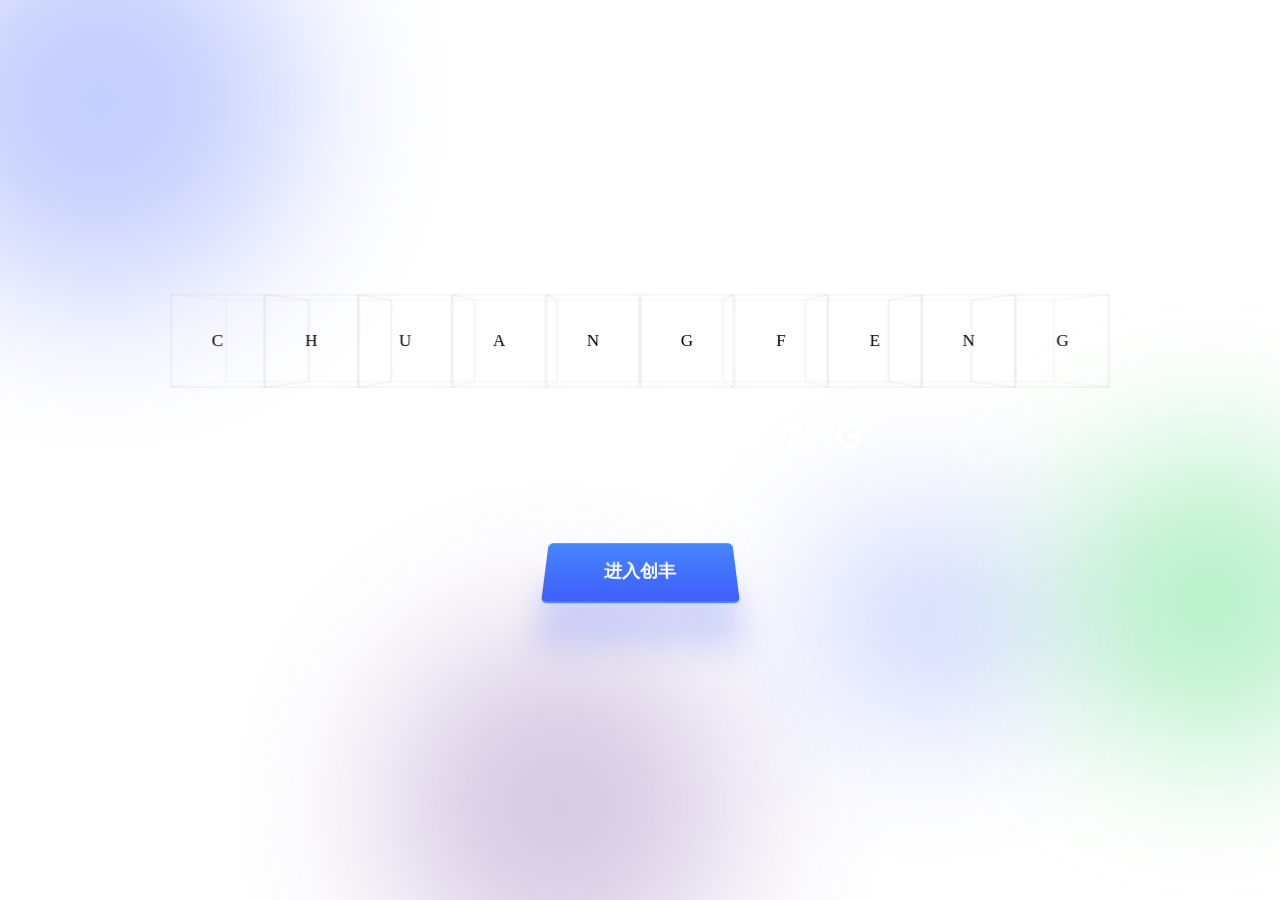
<file: index.html>
<!DOCTYPE html>
<html lang="zh-CN">
<head>
    <meta charset="UTF-8">
    <meta name="viewport" content="width=device-width, initial-scale=1.0">
    <title>M3 - Loading</title>
    <link rel="shortcut icon" href="./assets/images/favicon.png">
    <style>
        * { margin:0; padding:0; box-sizing: border-box; }
        body {
            position: fixed; inset: 0;
            display: flex; align-items: center; justify-content: center;
            background: linear-gradient(135deg, #667eea 0%, #764ba2 100%);
            overflow: hidden;
        }

        /* ===== 背景光斑（CSS动画模拟）===== */
        .bg-spots {
            position: fixed; inset: 0;
            pointer-events: none;
            overflow: hidden;
        }
        .spot {
            position: absolute;
            border-radius: 50%;
            filter: blur(80px);
            opacity: 0.3;
            animation: spot-float 8s ease-in-out infinite;
        }
        .spot:nth-child(1) { width: 400px; height: 400px; background: #3F5EFB; top: -100px; left: -100px; animation-delay: 0s; }
        .spot:nth-child(2) { width: 300px; height: 300px; background: #00cc44; top: 50%; right: -80px; animation-delay: -2s; }
        .spot:nth-child(3) { width: 350px; height: 350px; background: #764ba2; bottom: -80px; left: 30%; animation-delay: -4s; }
        .spot:nth-child(4) { width: 200px; height: 200px; background: #3F5EFB; bottom: 20%; right: 20%; animation-delay: -6s; }
        @keyframes spot-float {
            0%, 100% { transform: translate(0, 0) scale(1); }
            25%       { transform: translate(30px, 20px) scale(1.1); }
            50%       { transform: translate(-20px, 40px) scale(0.9); }
            75%       { transform: translate(40px, -20px) scale(1.05); }
        }

        /* ===== 全页面居中内容 ===== */
        .loading-wrapper {
            display: flex; flex-direction: column; align-items: center;
            position: relative; z-index: 2;
        }

        /* ===== 3D格子：从上方掉落动画 ===== */
        .wrapper-grid {
            --animation-duration: 3s;
            --cube-color: #ffffff15;
            --highlight-color: #00cc44;
            --cube-width: 88px;
            --cube-height: 88px;

            position: relative;
            display: grid;
            grid-template-columns: repeat(10, var(--cube-width));
            width: calc(10 * var(--cube-width));
            height: var(--cube-height);
            perspective: 700px;
            margin-bottom: 30px;

            /* 入场动画：从上方掉落 */
            animation: cubes-drop 1s cubic-bezier(0.175, 0.885, 0.32, 1.275) forwards;
            opacity: 0;
            transform: translateY(-120px) rotateX(45deg);
        }
        @keyframes cubes-drop {
            0%   { opacity: 0; transform: translateY(-120px) rotateX(45deg); }
            100% { opacity: 1; transform: translateY(0) rotateX(0deg); }
        }
        .cube {
            position: relative;
            transform-style: preserve-3d;
        }
        .face {
            position: absolute;
            display: flex; align-items: center; justify-content: center;
            width: var(--cube-width);
            height: var(--cube-height);
            background-color: var(--cube-color);
        }
        .face-left, .face-right, .face-back, .face-front {
            box-shadow: inset 0 0 2px 1px #0001, inset 0 0 12px 1px #fff1;
        }
        .face-front   { transform: rotateY(0deg)   translateZ(calc(var(--cube-width) / 2)); }
        .face-back    { transform: rotateY(180deg) translateZ(calc(var(--cube-width) / 2)); opacity: 0.6; }
        .face-left    { transform: rotateY(-90deg) translateZ(calc(var(--cube-width) / 2)); opacity: 0.6; }
        .face-right   { transform: rotateY(90deg)  translateZ(calc(var(--cube-width) / 2)); opacity: 0.6; }
        .face-top     { height: var(--cube-width); transform: rotateX(90deg)  translateZ(calc(var(--cube-width) / 2)); opacity: 0.8; }
        .face-bottom  { height: var(--cube-width); transform: rotateX(-90deg) translateZ(calc(var(--cube-height) - var(--cube-width) * 0.5)); opacity: 0.8; }

        .cube:nth-child(1) { z-index:0; animation-delay: 0s; }
        .cube:nth-child(2) { z-index:1; animation-delay: 0.3s; }
        .cube:nth-child(3) { z-index:2; animation-delay: 0.6s; }
        .cube:nth-child(4) { z-index:3; animation-delay: 0.9s; }
        .cube:nth-child(5) { z-index:4; animation-delay: 1.2s; }
        .cube:nth-child(6) { z-index:5; animation-delay: 1.5s; }
        .cube:nth-child(7) { z-index:4; animation-delay: 1.8s; }
        .cube:nth-child(8) { z-index:3; animation-delay: 2.1s; }
        .cube:nth-child(9) { z-index:2; animation-delay: 2.4s; }
        .cube:nth-child(10) { z-index:1; animation-delay: 2.7s; }

        .cube { animation: translate-z var(--animation-duration) ease-in-out infinite; }
        .cube .face {
            animation: face-color var(--animation-duration) ease-in-out infinite, edge-glow var(--animation-duration) ease-in-out infinite;
            animation-delay: inherit;
        }
        .cube .face.face-front {
            animation: face-color var(--animation-duration) ease-in-out infinite, face-glow var(--animation-duration) ease-in-out infinite, edge-glow var(--animation-duration) ease-in-out infinite;
            animation-delay: inherit;
        }

        @keyframes translate-z {
            0%, 40%, 100% { transform: translateZ(-2px); }
            30%            { transform: translateZ(30px) translateY(-2px); }
        }
        @keyframes face-color {
            0%, 50%, 100% { background-color: var(--cube-color); }
            10%           { background-color: var(--highlight-color); }
        }
        @keyframes face-glow {
            0%, 50%, 100% { color: #fff0; filter: none; }
            30%           { color: #fff; filter: drop-shadow(0 28px 20px var(--highlight-color)); }
        }
        @keyframes edge-glow {
            0%, 40%, 100% { box-shadow: inset 0 0 2px 1px #0001, inset 0 0 12px 1px #fff1; }
            30%           { box-shadow: 0 0 4px 0px var(--highlight-color); }
        }

        /* ===== CHUANGHUA文字：从左侧滑入 ===== */
        .loading-text {
            font-family: "Poppins", sans-serif;
            font-size: 36px;
            font-weight: 800;
            letter-spacing: 22px;
            color: #ffffff;
            text-shadow: 0 0 30px rgba(255,255,255,0.6);
            margin-left: 11px;

            /* 入场：从左侧滑入 */
            animation: text-slide 0.8s 0.4s cubic-bezier(0.175, 0.885, 0.32, 1.275) forwards;
            opacity: 0;
            transform: translateX(-80px);
        }
        @keyframes text-slide {
            0%   { opacity: 0; transform: translateX(-80px); }
            100% { opacity: 1; transform: translateX(0); }
        }

        /* ===== 进度条：从宽度0展开 ===== */
        .loading-bar {
            width: calc(10 * var(--cube-width));
            height: 4px;
            background: rgba(255,255,255,0.15);
            border-radius: 2px;
            margin-top: 40px;
            overflow: hidden;

            /* 入场动画：宽度从0展开 */
            animation: bar-expand 0.8s 0.6s ease-out forwards;
            transform: scaleX(0);
            transform-origin: left center;
        }
        @keyframes bar-expand {
            0%   { transform: scaleX(0); opacity: 0; }
            100% { transform: scaleX(1); opacity: 1; }
        }
        .loading-bar::after {
            content: '';
            display: block;
            width: 30%;
            height: 100%;
            background: linear-gradient(90deg, transparent, #00cc44, transparent);
            border-radius: 2px;
            animation: loading-sweep 1.5s ease-in-out infinite;
        }
        @keyframes loading-sweep {
            0%   { transform: translateX(-100%); }
            100% { transform: translateX(400%); }
        }

        /* ===== 进入创华按钮：从底部浮起 ===== */
        .btn-wrapper {
            margin-top: 40px;
            width: calc(10 * var(--cube-width));
            display: flex;
            justify-content: center;

            /* 入场动画：从底部浮起 */
            animation: btn-rise 0.8s 0.8s cubic-bezier(0.175, 0.885, 0.32, 1.275) forwards;
            opacity: 0;
            transform: translateY(60px);
        }
        @keyframes btn-rise {
            0%   { opacity: 0; transform: translateY(60px); }
            100% { opacity: 1; transform: translateY(0); }
        }
        .enter-btn {
            font-size: 18px;
            padding: 1em 3.3em;
            cursor: pointer;
            transform: perspective(200px) rotateX(15deg);
            color: white;
            font-weight: 900;
            border: none;
            border-radius: 5px;
            background: linear-gradient(0deg, rgba(63, 94, 251, 1) 0%, rgba(70, 135, 252, 1) 100%);
            box-shadow: rgba(63, 94, 251, 0.2) 0px 40px 29px 0px;
            will-change: transform;
            transition: all 0.3s;
            border-bottom: 2px solid rgba(70, 135, 252, 1);
            text-decoration: none;
            display: inline-block;
        }
        .enter-btn:hover {
            transform: perspective(180px) rotateX(30deg) translateY(2px);
        }
        .enter-btn:active {
            transform: perspective(170px) rotateX(36deg) translateY(5px);
        }
    </style>
</head>
<body>
    <!-- 背景光斑 -->
    <div class="bg-spots">
        <div class="spot"></div>
        <div class="spot"></div>
        <div class="spot"></div>
        <div class="spot"></div>
    </div>

    <div class="loading-wrapper">
        <div class="wrapper-grid">
            <div class="cube"><div class="face face-front">C</div><div class="face face-back"></div><div class="face face-left"></div><div class="face face-right"></div><div class="face face-top"></div><div class="face face-bottom"></div></div>
            <div class="cube"><div class="face face-front">H</div><div class="face face-back"></div><div class="face face-left"></div><div class="face face-right"></div><div class="face face-top"></div><div class="face face-bottom"></div></div>
            <div class="cube"><div class="face face-front">U</div><div class="face face-back"></div><div class="face face-left"></div><div class="face face-right"></div><div class="face face-top"></div><div class="face face-bottom"></div></div>
            <div class="cube"><div class="face face-front">A</div><div class="face face-back"></div><div class="face face-left"></div><div class="face face-right"></div><div class="face face-top"></div><div class="face face-bottom"></div></div>
            <div class="cube"><div class="face face-front">N</div><div class="face face-back"></div><div class="face face-left"></div><div class="face face-right"></div><div class="face face-top"></div><div class="face face-bottom"></div></div>
            <div class="cube"><div class="face face-front">G</div><div class="face face-back"></div><div class="face face-left"></div><div class="face face-right"></div><div class="face face-top"></div><div class="face face-bottom"></div></div>
            <div class="cube"><div class="face face-front">F</div><div class="face face-back"></div><div class="face face-left"></div><div class="face face-right"></div><div class="face face-top"></div><div class="face face-bottom"></div></div>
            <div class="cube"><div class="face face-front">E</div><div class="face face-back"></div><div class="face face-left"></div><div class="face face-right"></div><div class="face face-top"></div><div class="face face-bottom"></div></div>
            <div class="cube"><div class="face face-front">N</div><div class="face face-back"></div><div class="face face-left"></div><div class="face face-right"></div><div class="face face-top"></div><div class="face face-bottom"></div></div>
            <div class="cube"><div class="face face-front">G</div><div class="face face-back"></div><div class="face face-left"></div><div class="face face-right"></div><div class="face face-top"></div><div class="face face-bottom"></div></div>
        </div>
        <div class="loading-text">CHUANGFENG</div>
        <div class="loading-bar"></div>
        <div class="btn-wrapper">
            <a href="./cn/nav.html" class="enter-btn">进入创丰</a>
        </div>
    </div>
</body>
</html>
</file>
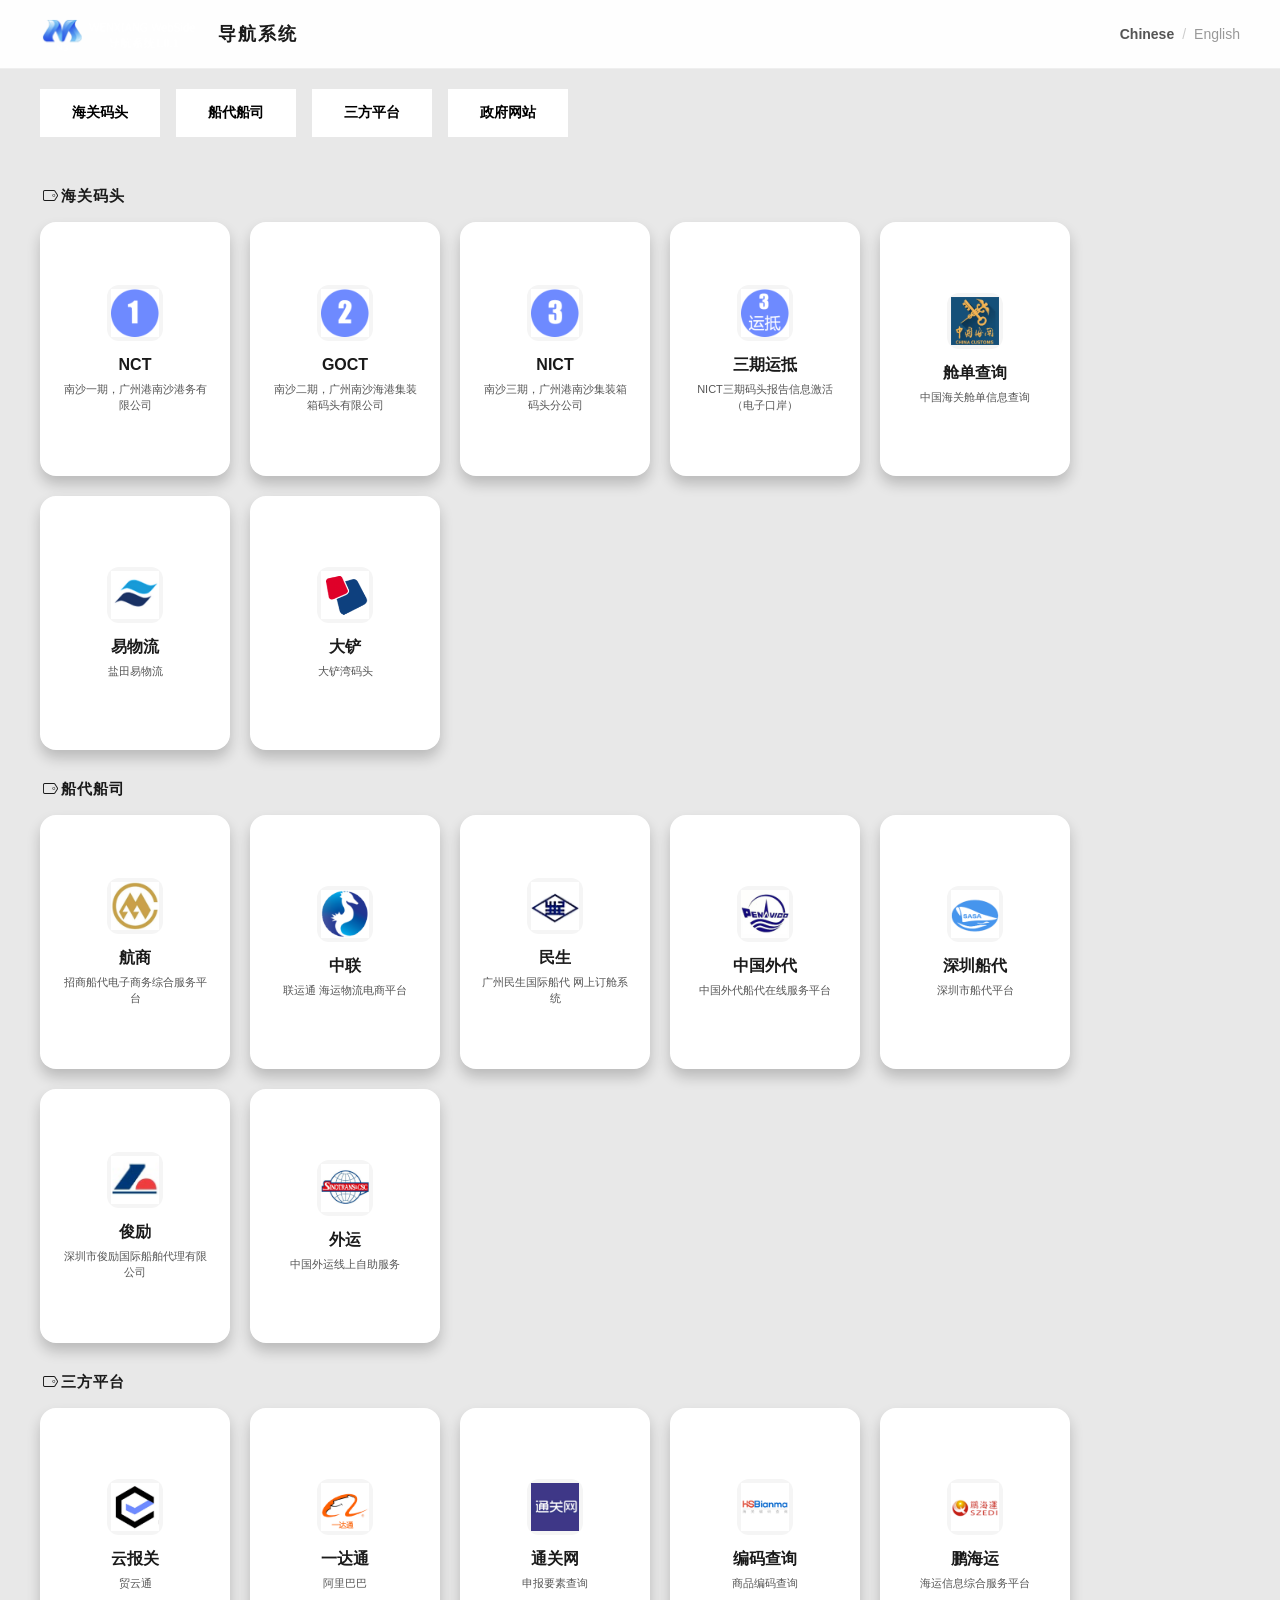
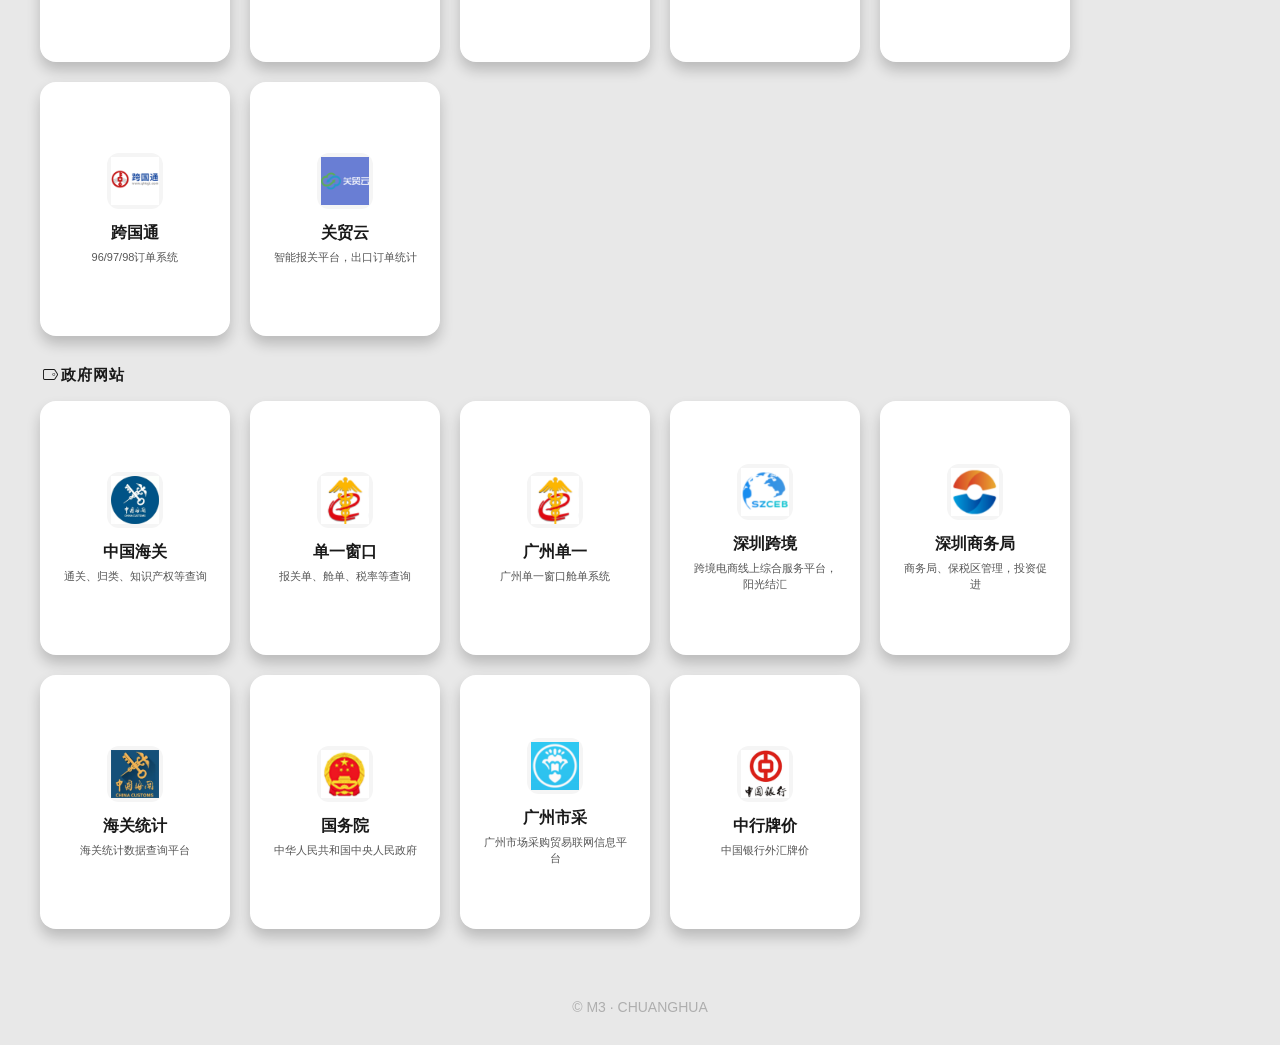
<file: cn/index.html>
<!DOCTYPE html>
<html lang="zh-CN">
<head>
    <meta charset="UTF-8">
    <meta name="viewport" content="width=device-width, initial-scale=1.0">
    <title>M3 - Loading</title>
    <meta http-equiv="refresh" content="0;url=nav.html">
    <style>
        * { margin:0; padding:0; box-sizing: border-box; }
        body {
            position: fixed; inset: 0;
            display: flex; align-items: center; justify-content: center;
            background: linear-gradient(135deg, #667eea 0%, #764ba2 100%);
            overflow: hidden;
        }

        /* ===== 背景光斑（CSS动画模拟）===== */
        .bg-spots {
            position: fixed; inset: 0;
            pointer-events: none;
            overflow: hidden;
        }
        .spot {
            position: absolute;
            border-radius: 50%;
            filter: blur(80px);
            opacity: 0.3;
            animation: spot-float 8s ease-in-out infinite;
        }
        .spot:nth-child(1) { width: 400px; height: 400px; background: #3F5EFB; top: -100px; left: -100px; animation-delay: 0s; }
        .spot:nth-child(2) { width: 300px; height: 300px; background: #00cc44; top: 50%; right: -80px; animation-delay: -2s; }
        .spot:nth-child(3) { width: 350px; height: 350px; background: #764ba2; bottom: -80px; left: 30%; animation-delay: -4s; }
        .spot:nth-child(4) { width: 200px; height: 200px; background: #3F5EFB; bottom: 20%; right: 20%; animation-delay: -6s; }
        @keyframes spot-float {
            0%, 100% { transform: translate(0, 0) scale(1); }
            25%       { transform: translate(30px, 20px) scale(1.1); }
            50%       { transform: translate(-20px, 40px) scale(0.9); }
            75%       { transform: translate(40px, -20px) scale(1.05); }
        }

        /* ===== 全页面居中内容 ===== */
        .loading-wrapper {
            display: flex; flex-direction: column; align-items: center;
            position: relative; z-index: 2;
        }

        /* ===== 3D格子：从上方掉落动画 ===== */
        .wrapper-grid {
            --animation-duration: 3s;
            --cube-color: #ffffff15;
            --highlight-color: #00cc44;
            --cube-width: 88px;
            --cube-height: 88px;

            position: relative;
            display: grid;
            grid-template-columns: repeat(10, var(--cube-width));
            width: calc(10 * var(--cube-width));
            height: var(--cube-height);
            perspective: 700px;
            margin-bottom: 30px;

            /* 入场动画：从上方掉落 */
            animation: cubes-drop 1s cubic-bezier(0.175, 0.885, 0.32, 1.275) forwards;
            opacity: 0;
            transform: translateY(-120px) rotateX(45deg);
        }
        @keyframes cubes-drop {
            0%   { opacity: 0; transform: translateY(-120px) rotateX(45deg); }
            100% { opacity: 1; transform: translateY(0) rotateX(0deg); }
        }
        .cube {
            position: relative;
            transform-style: preserve-3d;
        }
        .face {
            position: absolute;
            display: flex; align-items: center; justify-content: center;
            width: var(--cube-width);
            height: var(--cube-height);
            background-color: var(--cube-color);
        }
        .face-left, .face-right, .face-back, .face-front {
            box-shadow: inset 0 0 2px 1px #0001, inset 0 0 12px 1px #fff1;
        }
        .face-front   { transform: rotateY(0deg)   translateZ(calc(var(--cube-width) / 2)); }
        .face-back    { transform: rotateY(180deg) translateZ(calc(var(--cube-width) / 2)); opacity: 0.6; }
        .face-left    { transform: rotateY(-90deg) translateZ(calc(var(--cube-width) / 2)); opacity: 0.6; }
        .face-right   { transform: rotateY(90deg)  translateZ(calc(var(--cube-width) / 2)); opacity: 0.6; }
        .face-top     { height: var(--cube-width); transform: rotateX(90deg)  translateZ(calc(var(--cube-width) / 2)); opacity: 0.8; }
        .face-bottom  { height: var(--cube-width); transform: rotateX(-90deg) translateZ(calc(var(--cube-height) - var(--cube-width) * 0.5)); opacity: 0.8; }

        .cube:nth-child(1) { z-index:0; animation-delay: 0s; }
        .cube:nth-child(2) { z-index:1; animation-delay: 0.3s; }
        .cube:nth-child(3) { z-index:2; animation-delay: 0.6s; }
        .cube:nth-child(4) { z-index:3; animation-delay: 0.9s; }
        .cube:nth-child(5) { z-index:4; animation-delay: 1.2s; }
        .cube:nth-child(6) { z-index:5; animation-delay: 1.5s; }
        .cube:nth-child(7) { z-index:4; animation-delay: 1.8s; }
        .cube:nth-child(8) { z-index:3; animation-delay: 2.1s; }
        .cube:nth-child(9) { z-index:2; animation-delay: 2.4s; }
        .cube:nth-child(10) { z-index:1; animation-delay: 2.7s; }

        .cube { animation: translate-z var(--animation-duration) ease-in-out infinite; }
        .cube .face {
            animation: face-color var(--animation-duration) ease-in-out infinite, edge-glow var(--animation-duration) ease-in-out infinite;
            animation-delay: inherit;
        }
        .cube .face.face-front {
            animation: face-color var(--animation-duration) ease-in-out infinite, face-glow var(--animation-duration) ease-in-out infinite, edge-glow var(--animation-duration) ease-in-out infinite;
            animation-delay: inherit;
        }

        @keyframes translate-z {
            0%, 40%, 100% { transform: translateZ(-2px); }
            30%            { transform: translateZ(30px) translateY(-2px); }
        }
        @keyframes face-color {
            0%, 50%, 100% { background-color: var(--cube-color); }
            10%           { background-color: var(--highlight-color); }
        }
        @keyframes face-glow {
            0%, 50%, 100% { color: #fff0; filter: none; }
            30%           { color: #fff; filter: drop-shadow(0 28px 20px var(--highlight-color)); }
        }
        @keyframes edge-glow {
            0%, 40%, 100% { box-shadow: inset 0 0 2px 1px #0001, inset 0 0 12px 1px #fff1; }
            30%           { box-shadow: 0 0 4px 0px var(--highlight-color); }
        }

        /* ===== CHUANGHUA文字：从左侧滑入 ===== */
        .loading-text {
            font-family: "Poppins", sans-serif;
            font-size: 36px;
            font-weight: 800;
            letter-spacing: 22px;
            color: #ffffff;
            text-shadow: 0 0 30px rgba(255,255,255,0.6);
            margin-left: 11px;

            /* 入场：从左侧滑入 */
            animation: text-slide 0.8s 0.4s cubic-bezier(0.175, 0.885, 0.32, 1.275) forwards;
            opacity: 0;
            transform: translateX(-80px);
        }
        @keyframes text-slide {
            0%   { opacity: 0; transform: translateX(-80px); }
            100% { opacity: 1; transform: translateX(0); }
        }

        /* ===== 进度条：从宽度0展开 ===== */
        .loading-bar {
            width: calc(10 * var(--cube-width));
            height: 4px;
            background: rgba(255,255,255,0.15);
            border-radius: 2px;
            margin-top: 40px;
            overflow: hidden;

            /* 入场动画：宽度从0展开 */
            animation: bar-expand 0.8s 0.6s ease-out forwards;
            transform: scaleX(0);
            transform-origin: left center;
        }
        @keyframes bar-expand {
            0%   { transform: scaleX(0); opacity: 0; }
            100% { transform: scaleX(1); opacity: 1; }
        }
        .loading-bar::after {
            content: '';
            display: block;
            width: 30%;
            height: 100%;
            background: linear-gradient(90deg, transparent, #00cc44, transparent);
            border-radius: 2px;
            animation: loading-sweep 1.5s ease-in-out infinite;
        }
        @keyframes loading-sweep {
            0%   { transform: translateX(-100%); }
            100% { transform: translateX(400%); }
        }

        /* ===== 进入创华按钮：从底部浮起 ===== */
        .btn-wrapper {
            margin-top: 40px;
            width: calc(10 * var(--cube-width));
            display: flex;
            justify-content: center;

            /* 入场动画：从底部浮起 */
            animation: btn-rise 0.8s 0.8s cubic-bezier(0.175, 0.885, 0.32, 1.275) forwards;
            opacity: 0;
            transform: translateY(60px);
        }
        @keyframes btn-rise {
            0%   { opacity: 0; transform: translateY(60px); }
            100% { opacity: 1; transform: translateY(0); }
        }
        .enter-btn {
            font-size: 18px;
            padding: 1em 3.3em;
            cursor: pointer;
            transform: perspective(200px) rotateX(15deg);
            color: white;
            font-weight: 900;
            border: none;
            border-radius: 5px;
            background: linear-gradient(0deg, rgba(63, 94, 251, 1) 0%, rgba(70, 135, 252, 1) 100%);
            box-shadow: rgba(63, 94, 251, 0.2) 0px 40px 29px 0px;
            will-change: transform;
            transition: all 0.3s;
            border-bottom: 2px solid rgba(70, 135, 252, 1);
            text-decoration: none;
            display: inline-block;
        }
        .enter-btn:hover {
            transform: perspective(180px) rotateX(30deg) translateY(2px);
        }
        .enter-btn:active {
            transform: perspective(170px) rotateX(36deg) translateY(5px);
        }
    </style>
</head>
<body>
    <!-- 背景光斑 -->
    <div class="bg-spots">
        <div class="spot"></div>
        <div class="spot"></div>
        <div class="spot"></div>
        <div class="spot"></div>
    </div>

    <div class="loading-wrapper">
        <div class="wrapper-grid">
            <div class="cube"><div class="face face-front">C</div><div class="face face-back"></div><div class="face face-left"></div><div class="face face-right"></div><div class="face face-top"></div><div class="face face-bottom"></div></div>
            <div class="cube"><div class="face face-front">H</div><div class="face face-back"></div><div class="face face-left"></div><div class="face face-right"></div><div class="face face-top"></div><div class="face face-bottom"></div></div>
            <div class="cube"><div class="face face-front">U</div><div class="face face-back"></div><div class="face face-left"></div><div class="face face-right"></div><div class="face face-top"></div><div class="face face-bottom"></div></div>
            <div class="cube"><div class="face face-front">A</div><div class="face face-back"></div><div class="face face-left"></div><div class="face face-right"></div><div class="face face-top"></div><div class="face face-bottom"></div></div>
            <div class="cube"><div class="face face-front">N</div><div class="face face-back"></div><div class="face face-left"></div><div class="face face-right"></div><div class="face face-top"></div><div class="face face-bottom"></div></div>
            <div class="cube"><div class="face face-front">G</div><div class="face face-back"></div><div class="face face-left"></div><div class="face face-right"></div><div class="face face-top"></div><div class="face face-bottom"></div></div>
            <div class="cube"><div class="face face-front">F</div><div class="face face-back"></div><div class="face face-left"></div><div class="face face-right"></div><div class="face face-top"></div><div class="face face-bottom"></div></div>
            <div class="cube"><div class="face face-front">E</div><div class="face face-back"></div><div class="face face-left"></div><div class="face face-right"></div><div class="face face-top"></div><div class="face face-bottom"></div></div>
            <div class="cube"><div class="face face-front">N</div><div class="face face-back"></div><div class="face face-left"></div><div class="face face-right"></div><div class="face face-top"></div><div class="face face-bottom"></div></div>
            <div class="cube"><div class="face face-front">G</div><div class="face face-back"></div><div class="face face-left"></div><div class="face face-right"></div><div class="face face-top"></div><div class="face face-bottom"></div></div>
        </div>
        <div class="loading-text">CHUANGFENG</div>
        <div class="loading-bar"></div>
        <div class="btn-wrapper">
            <a href="nav.html" class="enter-btn">进入创丰</a>
        </div>
    </div>
</body>
</html>
</file>
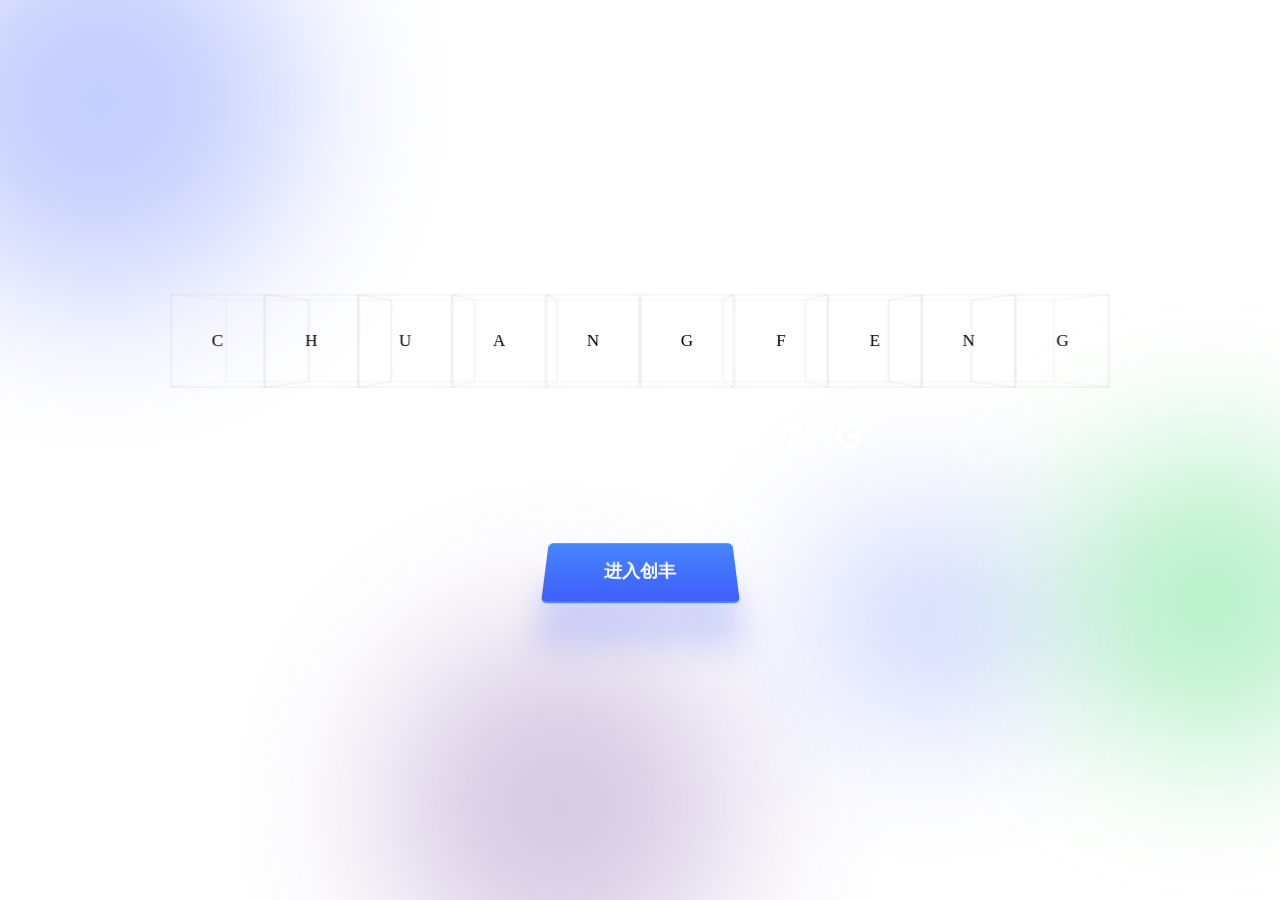
<file: cn/loading-new.html>
<!DOCTYPE html>
<html lang="zh-CN">
<head>
    <meta charset="UTF-8">
    <meta name="viewport" content="width=device-width, initial-scale=1.0">
    <title>M3 - Loading</title>
    <style>
        * { margin:0; padding:0; box-sizing: border-box; }
        body {
            position: fixed; inset: 0;
            display: flex; align-items: center; justify-content: center;
            background: linear-gradient(135deg, #667eea 0%, #764ba2 100%);
            overflow: hidden;
        }

        /* ===== 背景光斑（CSS动画模拟）===== */
        .bg-spots {
            position: fixed; inset: 0;
            pointer-events: none;
            overflow: hidden;
        }
        .spot {
            position: absolute;
            border-radius: 50%;
            filter: blur(80px);
            opacity: 0.3;
            animation: spot-float 8s ease-in-out infinite;
        }
        .spot:nth-child(1) { width: 400px; height: 400px; background: #3F5EFB; top: -100px; left: -100px; animation-delay: 0s; }
        .spot:nth-child(2) { width: 300px; height: 300px; background: #00cc44; top: 50%; right: -80px; animation-delay: -2s; }
        .spot:nth-child(3) { width: 350px; height: 350px; background: #764ba2; bottom: -80px; left: 30%; animation-delay: -4s; }
        .spot:nth-child(4) { width: 200px; height: 200px; background: #3F5EFB; bottom: 20%; right: 20%; animation-delay: -6s; }
        @keyframes spot-float {
            0%, 100% { transform: translate(0, 0) scale(1); }
            25%       { transform: translate(30px, 20px) scale(1.1); }
            50%       { transform: translate(-20px, 40px) scale(0.9); }
            75%       { transform: translate(40px, -20px) scale(1.05); }
        }

        /* ===== 全页面居中内容 ===== */
        .loading-wrapper {
            display: flex; flex-direction: column; align-items: center;
            position: relative; z-index: 2;
        }

        /* ===== 3D格子：从上方掉落动画 ===== */
        .wrapper-grid {
            --animation-duration: 3s;
            --cube-color: #ffffff15;
            --highlight-color: #00cc44;
            --cube-width: 88px;
            --cube-height: 88px;

            position: relative;
            display: grid;
            grid-template-columns: repeat(10, var(--cube-width));
            width: calc(10 * var(--cube-width));
            height: var(--cube-height);
            perspective: 700px;
            margin-bottom: 30px;

            /* 入场动画：从上方掉落 */
            animation: cubes-drop 1s cubic-bezier(0.175, 0.885, 0.32, 1.275) forwards;
            opacity: 0;
            transform: translateY(-120px) rotateX(45deg);
        }
        @keyframes cubes-drop {
            0%   { opacity: 0; transform: translateY(-120px) rotateX(45deg); }
            100% { opacity: 1; transform: translateY(0) rotateX(0deg); }
        }
        .cube {
            position: relative;
            transform-style: preserve-3d;
        }
        .face {
            position: absolute;
            display: flex; align-items: center; justify-content: center;
            width: var(--cube-width);
            height: var(--cube-height);
            background-color: var(--cube-color);
        }
        .face-left, .face-right, .face-back, .face-front {
            box-shadow: inset 0 0 2px 1px #0001, inset 0 0 12px 1px #fff1;
        }
        .face-front   { transform: rotateY(0deg)   translateZ(calc(var(--cube-width) / 2)); }
        .face-back    { transform: rotateY(180deg) translateZ(calc(var(--cube-width) / 2)); opacity: 0.6; }
        .face-left    { transform: rotateY(-90deg) translateZ(calc(var(--cube-width) / 2)); opacity: 0.6; }
        .face-right   { transform: rotateY(90deg)  translateZ(calc(var(--cube-width) / 2)); opacity: 0.6; }
        .face-top     { height: var(--cube-width); transform: rotateX(90deg)  translateZ(calc(var(--cube-width) / 2)); opacity: 0.8; }
        .face-bottom  { height: var(--cube-width); transform: rotateX(-90deg) translateZ(calc(var(--cube-height) - var(--cube-width) * 0.5)); opacity: 0.8; }

        .cube:nth-child(1) { z-index:0; animation-delay: 0s; }
        .cube:nth-child(2) { z-index:1; animation-delay: 0.3s; }
        .cube:nth-child(3) { z-index:2; animation-delay: 0.6s; }
        .cube:nth-child(4) { z-index:3; animation-delay: 0.9s; }
        .cube:nth-child(5) { z-index:4; animation-delay: 1.2s; }
        .cube:nth-child(6) { z-index:5; animation-delay: 1.5s; }
        .cube:nth-child(7) { z-index:4; animation-delay: 1.8s; }
        .cube:nth-child(8) { z-index:3; animation-delay: 2.1s; }
        .cube:nth-child(9) { z-index:2; animation-delay: 2.4s; }
        .cube:nth-child(10) { z-index:1; animation-delay: 2.7s; }

        .cube { animation: translate-z var(--animation-duration) ease-in-out infinite; }
        .cube .face {
            animation: face-color var(--animation-duration) ease-in-out infinite, edge-glow var(--animation-duration) ease-in-out infinite;
            animation-delay: inherit;
        }
        .cube .face.face-front {
            animation: face-color var(--animation-duration) ease-in-out infinite, face-glow var(--animation-duration) ease-in-out infinite, edge-glow var(--animation-duration) ease-in-out infinite;
            animation-delay: inherit;
        }

        @keyframes translate-z {
            0%, 40%, 100% { transform: translateZ(-2px); }
            30%            { transform: translateZ(30px) translateY(-2px); }
        }
        @keyframes face-color {
            0%, 50%, 100% { background-color: var(--cube-color); }
            10%           { background-color: var(--highlight-color); }
        }
        @keyframes face-glow {
            0%, 50%, 100% { color: #fff0; filter: none; }
            30%           { color: #fff; filter: drop-shadow(0 28px 20px var(--highlight-color)); }
        }
        @keyframes edge-glow {
            0%, 40%, 100% { box-shadow: inset 0 0 2px 1px #0001, inset 0 0 12px 1px #fff1; }
            30%           { box-shadow: 0 0 4px 0px var(--highlight-color); }
        }

        /* ===== CHUANGHUA文字：从左侧滑入 ===== */
        .loading-text {
            font-family: "Poppins", sans-serif;
            font-size: 36px;
            font-weight: 800;
            letter-spacing: 22px;
            color: #ffffff;
            text-shadow: 0 0 30px rgba(255,255,255,0.6);
            margin-left: 11px;

            /* 入场：从左侧滑入 */
            animation: text-slide 0.8s 0.4s cubic-bezier(0.175, 0.885, 0.32, 1.275) forwards;
            opacity: 0;
            transform: translateX(-80px);
        }
        @keyframes text-slide {
            0%   { opacity: 0; transform: translateX(-80px); }
            100% { opacity: 1; transform: translateX(0); }
        }

        /* ===== 进度条：从宽度0展开 ===== */
        .loading-bar {
            width: calc(10 * var(--cube-width));
            height: 4px;
            background: rgba(255,255,255,0.15);
            border-radius: 2px;
            margin-top: 40px;
            overflow: hidden;

            /* 入场动画：宽度从0展开 */
            animation: bar-expand 0.8s 0.6s ease-out forwards;
            transform: scaleX(0);
            transform-origin: left center;
        }
        @keyframes bar-expand {
            0%   { transform: scaleX(0); opacity: 0; }
            100% { transform: scaleX(1); opacity: 1; }
        }
        .loading-bar::after {
            content: '';
            display: block;
            width: 30%;
            height: 100%;
            background: linear-gradient(90deg, transparent, #00cc44, transparent);
            border-radius: 2px;
            animation: loading-sweep 1.5s ease-in-out infinite;
        }
        @keyframes loading-sweep {
            0%   { transform: translateX(-100%); }
            100% { transform: translateX(400%); }
        }

        /* ===== 进入创华按钮：从底部浮起 ===== */
        .btn-wrapper {
            margin-top: 40px;
            width: calc(10 * var(--cube-width));
            display: flex;
            justify-content: center;

            /* 入场动画：从底部浮起 */
            animation: btn-rise 0.8s 0.8s cubic-bezier(0.175, 0.885, 0.32, 1.275) forwards;
            opacity: 0;
            transform: translateY(60px);
        }
        @keyframes btn-rise {
            0%   { opacity: 0; transform: translateY(60px); }
            100% { opacity: 1; transform: translateY(0); }
        }
        .enter-btn {
            font-size: 18px;
            padding: 1em 3.3em;
            cursor: pointer;
            transform: perspective(200px) rotateX(15deg);
            color: white;
            font-weight: 900;
            border: none;
            border-radius: 5px;
            background: linear-gradient(0deg, rgba(63, 94, 251, 1) 0%, rgba(70, 135, 252, 1) 100%);
            box-shadow: rgba(63, 94, 251, 0.2) 0px 40px 29px 0px;
            will-change: transform;
            transition: all 0.3s;
            border-bottom: 2px solid rgba(70, 135, 252, 1);
            text-decoration: none;
            display: inline-block;
        }
        .enter-btn:hover {
            transform: perspective(180px) rotateX(30deg) translateY(2px);
        }
        .enter-btn:active {
            transform: perspective(170px) rotateX(36deg) translateY(5px);
        }
    </style>
</head>
<body>
    <!-- 背景光斑 -->
    <div class="bg-spots">
        <div class="spot"></div>
        <div class="spot"></div>
        <div class="spot"></div>
        <div class="spot"></div>
    </div>

    <div class="loading-wrapper">
        <div class="wrapper-grid">
            <div class="cube"><div class="face face-front">C</div><div class="face face-back"></div><div class="face face-left"></div><div class="face face-right"></div><div class="face face-top"></div><div class="face face-bottom"></div></div>
            <div class="cube"><div class="face face-front">H</div><div class="face face-back"></div><div class="face face-left"></div><div class="face face-right"></div><div class="face face-top"></div><div class="face face-bottom"></div></div>
            <div class="cube"><div class="face face-front">U</div><div class="face face-back"></div><div class="face face-left"></div><div class="face face-right"></div><div class="face face-top"></div><div class="face face-bottom"></div></div>
            <div class="cube"><div class="face face-front">A</div><div class="face face-back"></div><div class="face face-left"></div><div class="face face-right"></div><div class="face face-top"></div><div class="face face-bottom"></div></div>
            <div class="cube"><div class="face face-front">N</div><div class="face face-back"></div><div class="face face-left"></div><div class="face face-right"></div><div class="face face-top"></div><div class="face face-bottom"></div></div>
            <div class="cube"><div class="face face-front">G</div><div class="face face-back"></div><div class="face face-left"></div><div class="face face-right"></div><div class="face face-top"></div><div class="face face-bottom"></div></div>
            <div class="cube"><div class="face face-front">F</div><div class="face face-back"></div><div class="face face-left"></div><div class="face face-right"></div><div class="face face-top"></div><div class="face face-bottom"></div></div>
            <div class="cube"><div class="face face-front">E</div><div class="face face-back"></div><div class="face face-left"></div><div class="face face-right"></div><div class="face face-top"></div><div class="face face-bottom"></div></div>
            <div class="cube"><div class="face face-front">N</div><div class="face face-back"></div><div class="face face-left"></div><div class="face face-right"></div><div class="face face-top"></div><div class="face face-bottom"></div></div>
            <div class="cube"><div class="face face-front">G</div><div class="face face-back"></div><div class="face face-left"></div><div class="face face-right"></div><div class="face face-top"></div><div class="face face-bottom"></div></div>
        </div>
        <div class="loading-text">CHUANGFENG</div>
        <div class="loading-bar"></div>
        <div class="btn-wrapper">
            <a href="index.html" class="enter-btn">进入创丰</a>
        </div>
    </div>
</body>
</html>
</file>
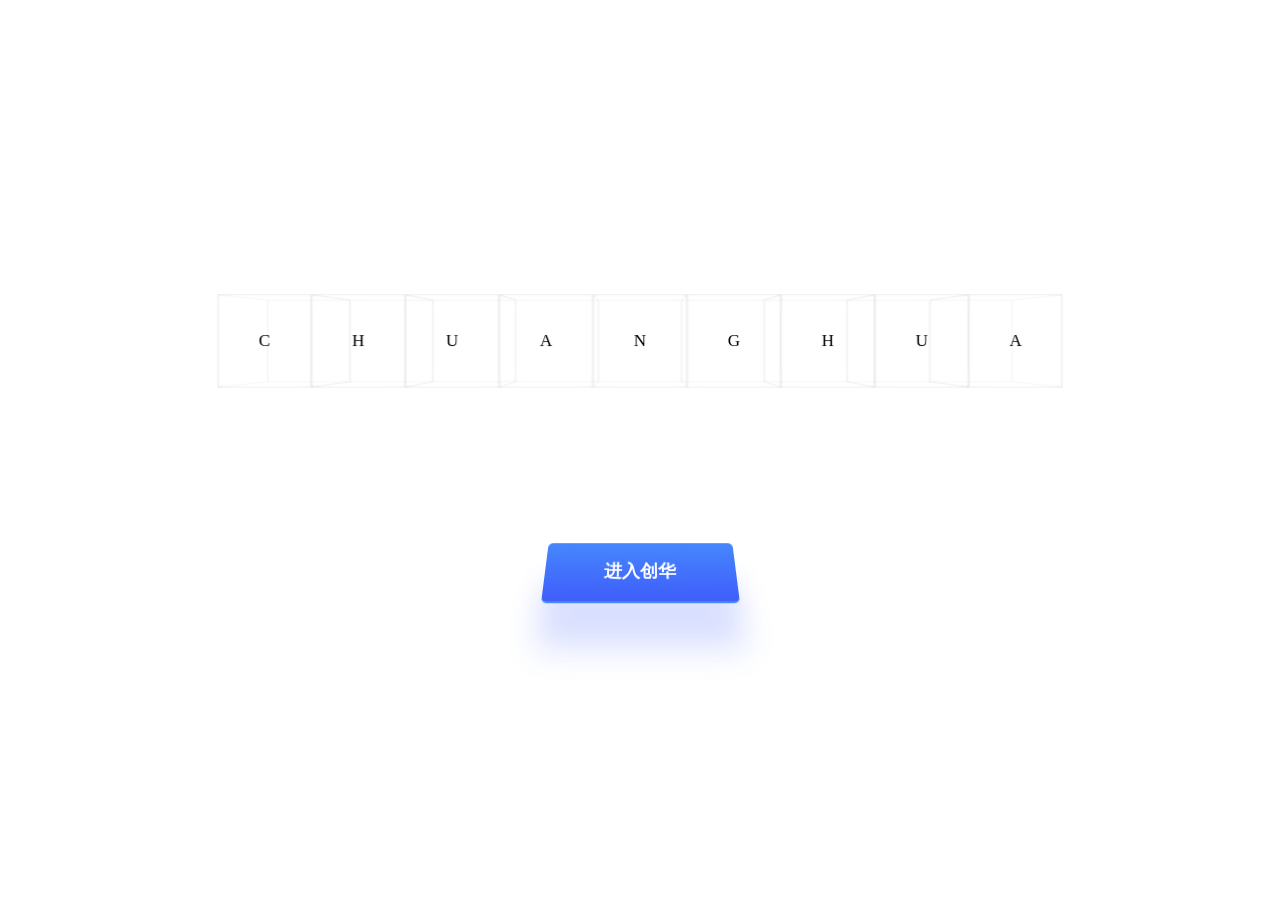
<file: cn/loading.html>
<!DOCTYPE html>
<html lang="zh-CN">
<head>
    <meta charset="UTF-8">
    <meta name="viewport" content="width=device-width, initial-scale=1.0">
    <title>M3 - Loading</title>
    <style>
        * { margin:0; padding:0; box-sizing: border-box; }
        body {
            position: fixed; inset: 0;
            display: flex; align-items: center; justify-content: center;
            background: linear-gradient(135deg, #667eea 0%, #764ba2 100%);
            overflow: hidden;
        }
        .loading-wrapper {
            display: flex; flex-direction: column; align-items: center;
        }

        /* ===== 3D格子动画（完全独立，不影响按钮）===== */
        .wrapper-grid {
            --animation-duration: 3s;
            --cube-color: #ffffff15;
            --highlight-color: #00cc44;
            --cube-width: 88px;
            --cube-height: 88px;
            position: relative;
            display: grid;
            grid-template-columns: repeat(9, var(--cube-width));
            width: calc(9 * var(--cube-width));
            height: var(--cube-height);
            perspective: 700px;
            margin-bottom: 30px;
        }
        .cube {
            position: relative;
            transform-style: preserve-3d;
        }
        .face {
            position: absolute;
            display: flex; align-items: center; justify-content: center;
            width: var(--cube-width);
            height: var(--cube-height);
            background-color: var(--cube-color);
        }
        .face-left, .face-right, .face-back, .face-front {
            box-shadow: inset 0 0 2px 1px #0001, inset 0 0 12px 1px #fff1;
        }
        .face-front   { transform: rotateY(0deg)   translateZ(calc(var(--cube-width) / 2)); }
        .face-back    { transform: rotateY(180deg) translateZ(calc(var(--cube-width) / 2)); opacity: 0.6; }
        .face-left    { transform: rotateY(-90deg) translateZ(calc(var(--cube-width) / 2)); opacity: 0.6; }
        .face-right   { transform: rotateY(90deg)  translateZ(calc(var(--cube-width) / 2)); opacity: 0.6; }
        .face-top     { height: var(--cube-width); transform: rotateX(90deg)  translateZ(calc(var(--cube-width) / 2)); opacity: 0.8; }
        .face-bottom  { height: var(--cube-width); transform: rotateX(-90deg) translateZ(calc(var(--cube-height) - var(--cube-width) * 0.5)); opacity: 0.8; }

        .cube:nth-child(1) { z-index:0; animation-delay: 0s; }
        .cube:nth-child(2) { z-index:1; animation-delay: 0.3s; }
        .cube:nth-child(3) { z-index:2; animation-delay: 0.6s; }
        .cube:nth-child(4) { z-index:3; animation-delay: 0.9s; }
        .cube:nth-child(5) { z-index:4; animation-delay: 1.2s; }
        .cube:nth-child(6) { z-index:3; animation-delay: 1.5s; }
        .cube:nth-child(7) { z-index:2; animation-delay: 1.8s; }
        .cube:nth-child(8) { z-index:1; animation-delay: 2.1s; }
        .cube:nth-child(9) { z-index:0; animation-delay: 2.4s; }

        .cube { animation: translate-z var(--animation-duration) ease-in-out infinite; }
        .cube .face {
            animation: face-color var(--animation-duration) ease-in-out infinite, edge-glow var(--animation-duration) ease-in-out infinite;
            animation-delay: inherit;
        }
        .cube .face.face-front {
            animation: face-color var(--animation-duration) ease-in-out infinite, face-glow var(--animation-duration) ease-in-out infinite, edge-glow var(--animation-duration) ease-in-out infinite;
            animation-delay: inherit;
        }

        @keyframes translate-z {
            0%, 40%, 100% { transform: translateZ(-2px); }
            30%            { transform: translateZ(30px) translateY(-2px); }
        }
        @keyframes face-color {
            0%, 50%, 100% { background-color: var(--cube-color); }
            10%           { background-color: var(--highlight-color); }
        }
        @keyframes face-glow {
            0%, 50%, 100% { color: #fff0; filter: none; }
            30%           { color: #fff; filter: drop-shadow(0 28px 20px var(--highlight-color)); }
        }
        @keyframes edge-glow {
            0%, 40%, 100% { box-shadow: inset 0 0 2px 1px #0001, inset 0 0 12px 1px #fff1; }
            30%           { box-shadow: 0 0 4px 0px var(--highlight-color); }
        }

        .loading-text {
            font-family: "Poppins", sans-serif;
            font-size: 36px;
            font-weight: 800;
            letter-spacing: 22px;
            color: #ffffff;
            text-shadow: 0 0 30px rgba(255,255,255,0.6);
            margin-left: 11px;
        }
        .loading-bar {
            width: calc(9 * var(--cube-width));
            height: 4px;
            background: rgba(255,255,255,0.15);
            border-radius: 2px;
            margin-top: 40px;
            overflow: hidden;
        }
        .loading-bar::after {
            content: '';
            display: block;
            width: 30%;
            height: 100%;
            background: linear-gradient(90deg, transparent, #00cc44, transparent);
            border-radius: 2px;
            animation: loading-sweep 1.5s ease-in-out infinite;
        }
        @keyframes loading-sweep {
            0%   { transform: translateX(-100%); }
            100% { transform: translateX(400%); }
        }

        /* ===== 进入创华按钮：完全使用蓝色按钮.txt 源码 ===== */
        .btn-wrapper {
            margin-top: 40px;
            width: calc(9 * var(--cube-width));
            display: flex;
            justify-content: center;
        }
        .enter-btn {
            /* 完全来自蓝色按钮.txt 的源码 */
            font-size: 18px;
            padding: 1em 3.3em;
            cursor: pointer;
            transform: perspective(200px) rotateX(15deg);
            color: white;
            font-weight: 900;
            border: none;
            border-radius: 5px;
            background: linear-gradient(
                0deg,
                rgba(63, 94, 251, 1) 0%,
                rgba(70, 135, 252, 1) 100%
            );
            box-shadow: rgba(63, 94, 251, 0.2) 0px 40px 29px 0px;
            will-change: transform;
            transition: all 0.3s;
            border-bottom: 2px solid rgba(70, 135, 252, 1);
            text-decoration: none;
            display: inline-block;
        }
        .enter-btn:hover {
            transform: perspective(180px) rotateX(30deg) translateY(2px);
        }
        .enter-btn:active {
            transform: perspective(170px) rotateX(36deg) translateY(5px);
        }
    </style>
</head>
<body>
    <div class="loading-wrapper">
        <div class="wrapper-grid">
            <div class="cube"><div class="face face-front">C</div><div class="face face-back"></div><div class="face face-left"></div><div class="face face-right"></div><div class="face face-top"></div><div class="face face-bottom"></div></div>
            <div class="cube"><div class="face face-front">H</div><div class="face face-back"></div><div class="face face-left"></div><div class="face face-right"></div><div class="face face-top"></div><div class="face face-bottom"></div></div>
            <div class="cube"><div class="face face-front">U</div><div class="face face-back"></div><div class="face face-left"></div><div class="face face-right"></div><div class="face face-top"></div><div class="face face-bottom"></div></div>
            <div class="cube"><div class="face face-front">A</div><div class="face face-back"></div><div class="face face-left"></div><div class="face face-right"></div><div class="face face-top"></div><div class="face face-bottom"></div></div>
            <div class="cube"><div class="face face-front">N</div><div class="face face-back"></div><div class="face face-left"></div><div class="face face-right"></div><div class="face face-top"></div><div class="face face-bottom"></div></div>
            <div class="cube"><div class="face face-front">G</div><div class="face face-back"></div><div class="face face-left"></div><div class="face face-right"></div><div class="face face-top"></div><div class="face face-bottom"></div></div>
            <div class="cube"><div class="face face-front">H</div><div class="face face-back"></div><div class="face face-left"></div><div class="face face-right"></div><div class="face face-top"></div><div class="face face-bottom"></div></div>
            <div class="cube"><div class="face face-front">U</div><div class="face face-back"></div><div class="face face-left"></div><div class="face face-right"></div><div class="face face-top"></div><div class="face face-bottom"></div></div>
            <div class="cube"><div class="face face-front">A</div><div class="face face-back"></div><div class="face face-left"></div><div class="face face-right"></div><div class="face face-top"></div><div class="face face-bottom"></div></div>
        </div>
        <div class="loading-text">CHUANGHUA</div>
        <div class="loading-bar"></div>
        <div class="btn-wrapper">
            <a href="index.html" class="enter-btn">进入创华</a>
        </div>
    </div>
</body>
</html>
</file>
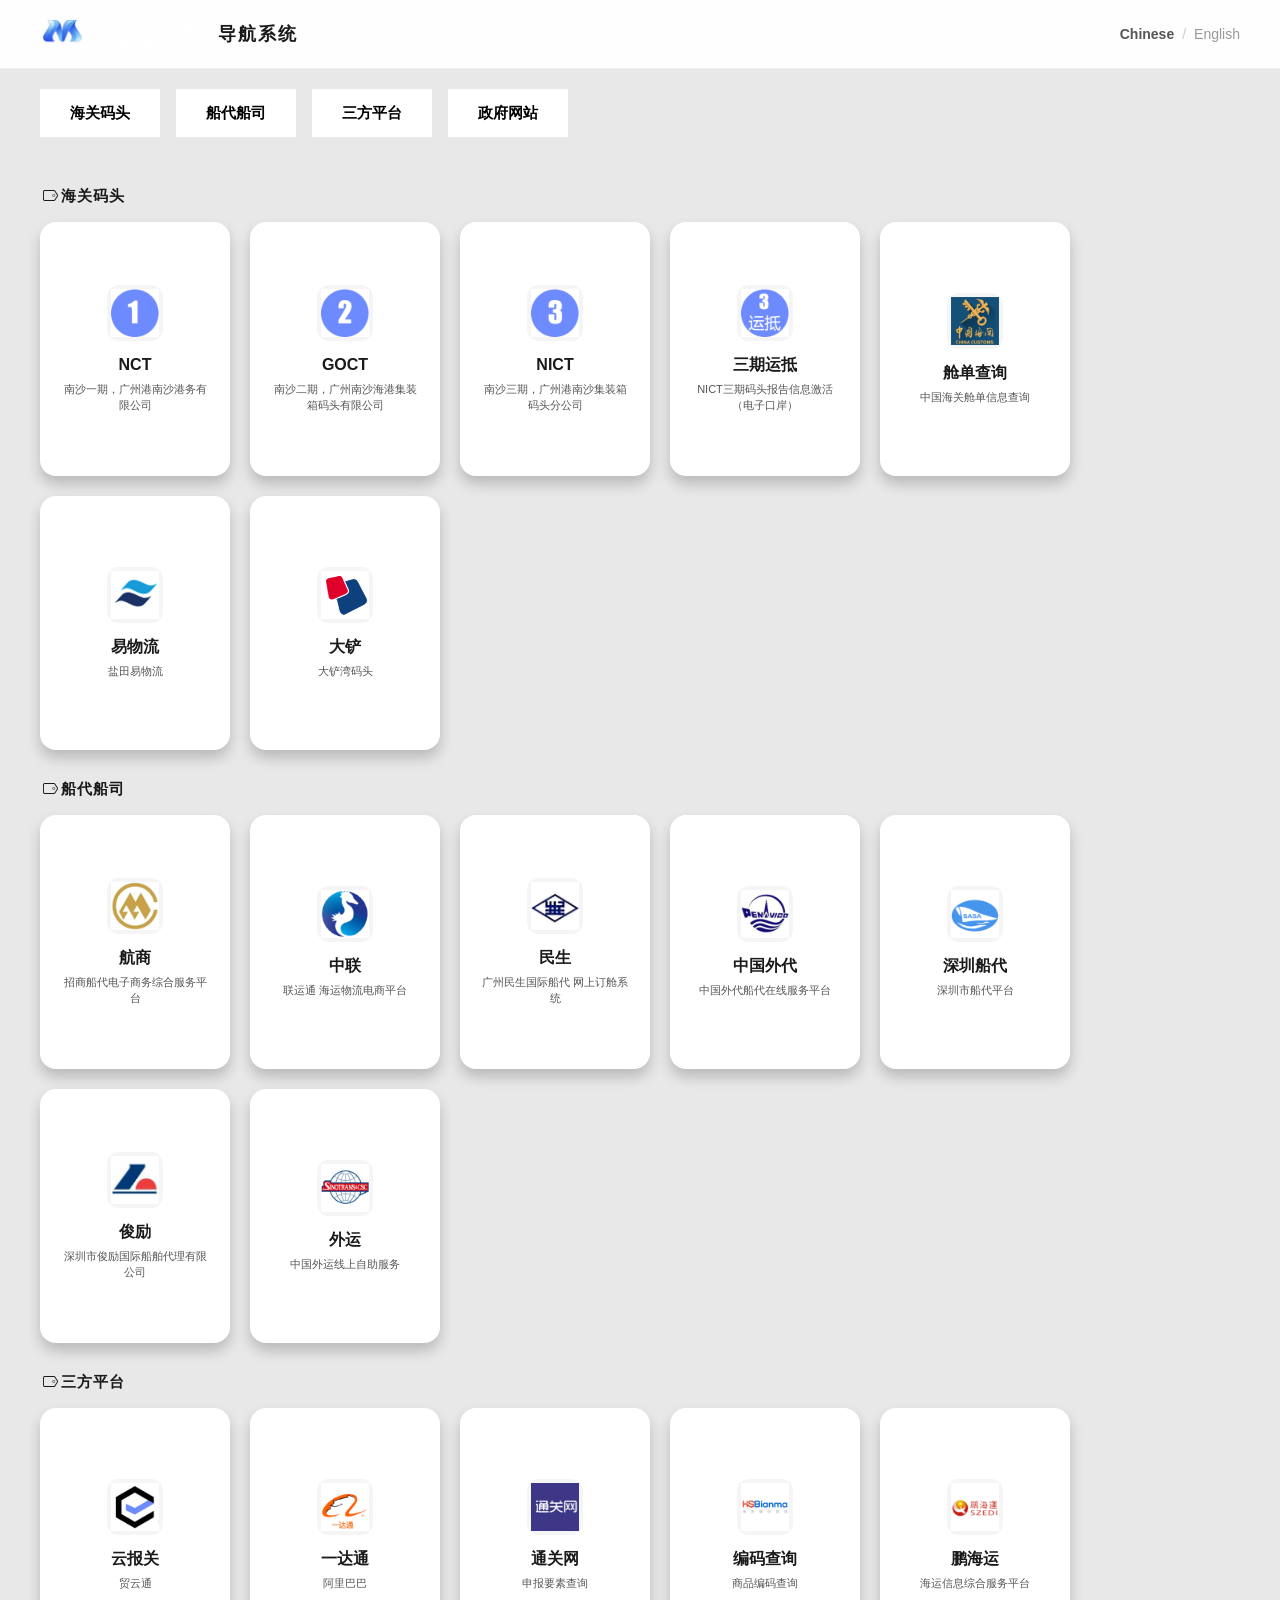
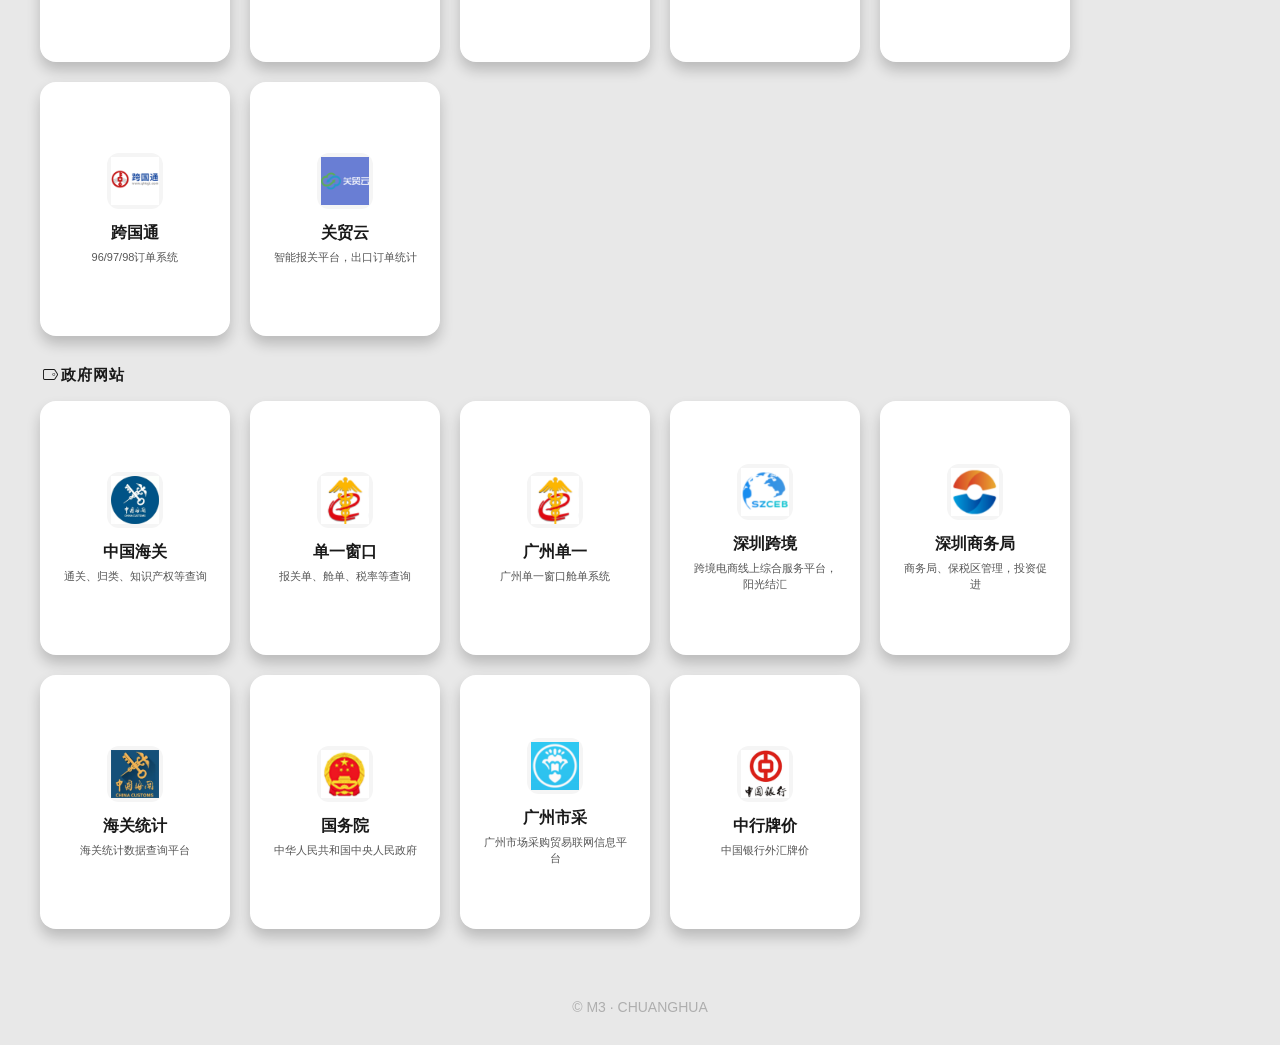
<file: cn/nav.html>
<!DOCTYPE html>
<html lang="zh">
<head>
    <meta charset="utf-8">
    <meta name="viewport" content="width=device-width, initial-scale=1.0" />
    <meta name="author" content="M3" />
    <title>M3 - 导航系统</title>
    <meta name="keywords" content="M3 - 导航系统">
    <meta name="description" content="M3 - 导航系统">
    <link rel="shortcut icon" href="../assets/images/favicon.png">
    <link rel="stylesheet" href="../assets/css/fonts/linecons/css/linecons.css">
    <link rel="stylesheet" href="../assets/css/fonts/fontawesome/css/font-awesome.min.css">
    <link rel="stylesheet" href="../assets/css/nav.css">
    <script src="../assets/js/jquery-1.11.1.min.js"></script>
</head>
<body class="page-body">

    <!-- 顶栏 -->
    <header class="page-header">
        <div class="header-logo">
            <img src="../assets/images/logo@2x.png" alt="M3" height="36">
            <span class="header-title">导航系统</span>
        </div>
        <div class="header-lang">
            <a href="#" class="lang-active">Chinese</a>
            <span class="lang-divider">/</span>
            <a href="#" class="lang-link">English</a>
        </div>
    </header>

    <!-- 分类标签 -->
    <div class="section-tags">
        <a href="#海关码头" class="tag-item"><span>海关码头</span></a>
        <a href="#船代船司" class="tag-item"><span>船代船司</span></a>
        <a href="#三方平台" class="tag-item"><span>三方平台</span></a>
        <a href="#政府网站" class="tag-item"><span>政府网站</span></a>
    </div>

    <!-- 主内容 -->
    <main class="page-main">

        <!-- 海关码头 -->
        <h2 class="section-title" id="海关码头"><i class="linecons-tag"></i>海关码头</h2>
        <div class="card-grid">
            <div class="flip-card" data-url="http://portal.goct.com.cn/#/Services/ArrivalReport/">
                <div class="flip-card-inner">
                    <div class="flip-card-front">
                        <div class="card-logo"><img src="../assets/images/logos/nct.png"></div>
                        <div class="card-title">NCT</div>
                        <div class="card-desc">南沙一期，广州港南沙港务有限公司</div>
                    </div>
                    <div class="flip-card-back">
                        <div class="card-logo"><img src="../assets/images/logos/nct.png"></div>
                        <div class="card-title">NCT</div>
                        <div class="card-desc">南沙一期，广州港南沙港务有限公司</div>
                    </div>
                </div>
            </div>
            <div class="flip-card" data-url="http://portal.goct.com.cn/PublicInquire/Inventory/">
                <div class="flip-card-inner">
                    <div class="flip-card-front">
                        <div class="card-logo"><img src="../assets/images/logos/goct.png"></div>
                        <div class="card-title">GOCT</div>
                        <div class="card-desc">南沙二期，广州南沙海港集装箱码头有限公司</div>
                    </div>
                    <div class="flip-card-back">
                        <div class="card-logo"><img src="../assets/images/logos/goct.png"></div>
                        <div class="card-title">GOCT</div>
                        <div class="card-desc">南沙二期，广州南沙海港集装箱码头有限公司</div>
                    </div>
                </div>
            </div>
            <div class="flip-card" data-url="https://e.gznict.com/customerservice.view.YardInventoryPublic.d">
                <div class="flip-card-inner">
                    <div class="flip-card-front">
                        <div class="card-logo"><img src="../assets/images/logos/nict.png"></div>
                        <div class="card-title">NICT</div>
                        <div class="card-desc">南沙三期，广州港南沙集装箱码头分公司</div>
                    </div>
                    <div class="flip-card-back">
                        <div class="card-logo"><img src="../assets/images/logos/nict.png"></div>
                        <div class="card-title">NICT</div>
                        <div class="card-desc">南沙三期，广州港南沙集装箱码头分公司</div>
                    </div>
                </div>
            </div>
            <div class="flip-card" data-url="https://e.gznict.com/inspection.view.ArrivalReportActivation.d">
                <div class="flip-card-inner">
                    <div class="flip-card-front">
                        <div class="card-logo"><img src="../assets/images/logos/nict1.png"></div>
                        <div class="card-title">三期运抵</div>
                        <div class="card-desc">NICT三期码头报告信息激活（电子口岸）</div>
                    </div>
                    <div class="flip-card-back">
                        <div class="card-logo"><img src="../assets/images/logos/nict1.png"></div>
                        <div class="card-title">三期运抵</div>
                        <div class="card-desc">NICT三期码头报告信息激活（电子口岸）</div>
                    </div>
                </div>
            </div>
            <div class="flip-card" data-url="http://query.customs.gov.cn/MNFTQ/MQuery.aspx">
                <div class="flip-card-inner">
                    <div class="flip-card-front">
                        <div class="card-logo"><img src="../assets/images/logos/haiguan.png"></div>
                        <div class="card-title">舱单查询</div>
                        <div class="card-desc">中国海关舱单信息查询</div>
                    </div>
                    <div class="flip-card-back">
                        <div class="card-logo"><img src="../assets/images/logos/haiguan.png"></div>
                        <div class="card-title">舱单查询</div>
                        <div class="card-desc">中国海关舱单信息查询</div>
                    </div>
                </div>
            </div>
            <div class="flip-card" data-url="https://156yt.cn/">
                <div class="flip-card-inner">
                    <div class="flip-card-front">
                        <div class="card-logo"><img src="../assets/images/logos/ywl156.png"></div>
                        <div class="card-title">易物流</div>
                        <div class="card-desc">盐田易物流</div>
                    </div>
                    <div class="flip-card-back">
                        <div class="card-logo"><img src="../assets/images/logos/ywl156.png"></div>
                        <div class="card-title">易物流</div>
                        <div class="card-desc">盐田易物流</div>
                    </div>
                </div>
            </div>
            <div class="flip-card" data-url="http://www.dcblink.com/">
                <div class="flip-card-inner">
                    <div class="flip-card-front">
                        <div class="card-logo"><img src="../assets/images/logos/dcmt.png"></div>
                        <div class="card-title">大铲</div>
                        <div class="card-desc">大铲湾码头</div>
                    </div>
                    <div class="flip-card-back">
                        <div class="card-logo"><img src="../assets/images/logos/dcmt.png"></div>
                        <div class="card-title">大铲</div>
                        <div class="card-desc">大铲湾码头</div>
                    </div>
                </div>
            </div>
        </div>

        <!-- 船代船司 -->
        <h2 class="section-title" id="船代船司"><i class="linecons-tag"></i>船代船司</h2>
        <div class="card-grid">
            <div class="flip-card" data-url="http://ecommerce.cmagency.com.cn/">
                <div class="flip-card-inner">
                    <div class="flip-card-front">
                        <div class="card-logo"><img src="../assets/images/logos/zhaoshang.png"></div>
                        <div class="card-title">航商</div>
                        <div class="card-desc">招商船代电子商务综合服务平台</div>
                    </div>
                    <div class="flip-card-back">
                        <div class="card-logo"><img src="../assets/images/logos/zhaoshang.png"></div>
                        <div class="card-title">航商</div>
                        <div class="card-desc">招商船代电子商务综合服务平台</div>
                    </div>
                </div>
            </div>
            <div class="flip-card" data-url="https://passport.ewinlu.com/login">
                <div class="flip-card-inner">
                    <div class="flip-card-front">
                        <div class="card-logo"><img src="../assets/images/logos/zhonglian.png"></div>
                        <div class="card-title">中联</div>
                        <div class="card-desc">联运通 海运物流电商平台</div>
                    </div>
                    <div class="flip-card-back">
                        <div class="card-logo"><img src="../assets/images/logos/zhonglian.png"></div>
                        <div class="card-title">中联</div>
                        <div class="card-desc">联运通 海运物流电商平台</div>
                    </div>
                </div>
            </div>
            <div class="flip-card" data-url="http://58.63.128.150:2018/login.aspx">
                <div class="flip-card-inner">
                    <div class="flip-card-front">
                        <div class="card-logo"><img src="../assets/images/logos/minsheng.png"></div>
                        <div class="card-title">民生</div>
                        <div class="card-desc">广州民生国际船代 网上订舱系统</div>
                    </div>
                    <div class="flip-card-back">
                        <div class="card-logo"><img src="../assets/images/logos/minsheng.png"></div>
                        <div class="card-title">民生</div>
                        <div class="card-desc">广州民生国际船代 网上订舱系统</div>
                    </div>
                </div>
            </div>
            <div class="flip-card" data-url="https://online.penavico.com.cn/SASOL/NANSHA/indexNS">
                <div class="flip-card-inner">
                    <div class="flip-card-front">
                        <div class="card-logo"><img src="../assets/images/logos/waidai.png"></div>
                        <div class="card-title">中国外代</div>
                        <div class="card-desc">中国外代船代在线服务平台</div>
                    </div>
                    <div class="flip-card-back">
                        <div class="card-logo"><img src="../assets/images/logos/waidai.png"></div>
                        <div class="card-title">中国外代</div>
                        <div class="card-desc">中国外代船代在线服务平台</div>
                    </div>
                </div>
            </div>
            <div class="flip-card" data-url="https://www.sasasz.net/">
                <div class="flip-card-inner">
                    <div class="flip-card-front">
                        <div class="card-logo"><img src="../assets/images/logos/szcd.png"></div>
                        <div class="card-title">深圳船代</div>
                        <div class="card-desc">深圳市船代平台</div>
                    </div>
                    <div class="flip-card-back">
                        <div class="card-logo"><img src="../assets/images/logos/szcd.png"></div>
                        <div class="card-title">深圳船代</div>
                        <div class="card-desc">深圳市船代平台</div>
                    </div>
                </div>
            </div>
            <div class="flip-card" data-url="http://www.szjoint.com.cn/eip1/base/login.html">
                <div class="flip-card-inner">
                    <div class="flip-card-front">
                        <div class="card-logo"><img src="../assets/images/logos/junli.png"></div>
                        <div class="card-title">俊励</div>
                        <div class="card-desc">深圳市俊励国际船舶代理有限公司</div>
                    </div>
                    <div class="flip-card-back">
                        <div class="card-logo"><img src="../assets/images/logos/junli.png"></div>
                        <div class="card-title">俊励</div>
                        <div class="card-desc">深圳市俊励国际船舶代理有限公司</div>
                    </div>
                </div>
            </div>
            <div class="flip-card" data-url="https://sc.y2t.com/newportal/portal/">
                <div class="flip-card-inner">
                    <div class="flip-card-front">
                        <div class="card-logo"><img src="../assets/images/logos/waiyun.png"></div>
                        <div class="card-title">外运</div>
                        <div class="card-desc">中国外运线上自助服务</div>
                    </div>
                    <div class="flip-card-back">
                        <div class="card-logo"><img src="../assets/images/logos/waiyun.png"></div>
                        <div class="card-title">外运</div>
                        <div class="card-desc">中国外运线上自助服务</div>
                    </div>
                </div>
            </div>
        </div>

        <!-- 三方平台 -->
        <h2 class="section-title" id="三方平台"><i class="linecons-tag"></i>三方平台</h2>
        <div class="card-grid">
            <div class="flip-card" data-url="https://sr.yunbaoguan.cn/login">
                <div class="flip-card-inner">
                    <div class="flip-card-front">
                        <div class="card-logo"><img src="../assets/images/logos/gmy.png"></div>
                        <div class="card-title">云报关</div>
                        <div class="card-desc">贸云通</div>
                    </div>
                    <div class="flip-card-back">
                        <div class="card-logo"><img src="../assets/images/logos/gmy.png"></div>
                        <div class="card-title">云报关</div>
                        <div class="card-desc">贸云通</div>
                    </div>
                </div>
            </div>
            <div class="flip-card" data-url="https://onetouch-partner.alibaba.com/login.htm">
                <div class="flip-card-inner">
                    <div class="flip-card-front">
                        <div class="card-logo"><img src="../assets/images/logos/albb.png"></div>
                        <div class="card-title">一达通</div>
                        <div class="card-desc">阿里巴巴</div>
                    </div>
                    <div class="flip-card-back">
                        <div class="card-logo"><img src="../assets/images/logos/albb.png"></div>
                        <div class="card-title">一达通</div>
                        <div class="card-desc">阿里巴巴</div>
                    </div>
                </div>
            </div>
            <div class="flip-card" data-url="https://www.hscode.net/IntegrateQueries/QueryYS/">
                <div class="flip-card-inner">
                    <div class="flip-card-front">
                        <div class="card-logo"><img src="../assets/images/logos/tgw.png"></div>
                        <div class="card-title">通关网</div>
                        <div class="card-desc">申报要素查询</div>
                    </div>
                    <div class="flip-card-back">
                        <div class="card-logo"><img src="../assets/images/logos/tgw.png"></div>
                        <div class="card-title">通关网</div>
                        <div class="card-desc">申报要素查询</div>
                    </div>
                </div>
            </div>
            <div class="flip-card" data-url="https://www.hsbianma.com/">
                <div class="flip-card-inner">
                    <div class="flip-card-front">
                        <div class="card-logo"><img src="../assets/images/logos/hgmb.png"></div>
                        <div class="card-title">编码查询</div>
                        <div class="card-desc">商品编码查询</div>
                    </div>
                    <div class="flip-card-back">
                        <div class="card-logo"><img src="../assets/images/logos/hgmb.png"></div>
                        <div class="card-title">编码查询</div>
                        <div class="card-desc">商品编码查询</div>
                    </div>
                </div>
            </div>
            <div class="flip-card" data-url="https://ishipping.cmclink.com/">
                <div class="flip-card-inner">
                    <div class="flip-card-front">
                        <div class="card-logo"><img src="../assets/images/logos/phy.png"></div>
                        <div class="card-title">鹏海运</div>
                        <div class="card-desc">海运信息综合服务平台</div>
                    </div>
                    <div class="flip-card-back">
                        <div class="card-logo"><img src="../assets/images/logos/phy.png"></div>
                        <div class="card-title">鹏海运</div>
                        <div class="card-desc">海运信息综合服务平台</div>
                    </div>
                </div>
            </div>
            <div class="flip-card" data-url="https://www.qhkgt.com/">
                <div class="flip-card-inner">
                    <div class="flip-card-front">
                        <div class="card-logo"><img src="../assets/images/logos/kuaguot.png"></div>
                        <div class="card-title">跨国通</div>
                        <div class="card-desc">96/97/98订单系统</div>
                    </div>
                    <div class="flip-card-back">
                        <div class="card-logo"><img src="../assets/images/logos/kuaguot.png"></div>
                        <div class="card-title">跨国通</div>
                        <div class="card-desc">96/97/98订单系统</div>
                    </div>
                </div>
            </div>
            <div class="flip-card" data-url="http://guanmaoyun.com/">
                <div class="flip-card-inner">
                    <div class="flip-card-front">
                        <div class="card-logo"><img src="../assets/images/logos/guanmaoyun.png"></div>
                        <div class="card-title">关贸云</div>
                        <div class="card-desc">智能报关平台，出口订单统计</div>
                    </div>
                    <div class="flip-card-back">
                        <div class="card-logo"><img src="../assets/images/logos/guanmaoyun.png"></div>
                        <div class="card-title">关贸云</div>
                        <div class="card-desc">智能报关平台，出口订单统计</div>
                    </div>
                </div>
            </div>
        </div>

        <!-- 政府网站 -->
        <h2 class="section-title" id="政府网站"><i class="linecons-tag"></i>政府网站</h2>
        <div class="card-grid">
            <div class="flip-card" data-url="http://www.customs.gov.cn/customs/302427/302442/index.html">
                <div class="flip-card-inner">
                    <div class="flip-card-front">
                        <div class="card-logo"><img src="../assets/images/logos/zghg.png"></div>
                        <div class="card-title">中国海关</div>
                        <div class="card-desc">通关、归类、知识产权等查询</div>
                    </div>
                    <div class="flip-card-back">
                        <div class="card-logo"><img src="../assets/images/logos/zghg.png"></div>
                        <div class="card-title">中国海关</div>
                        <div class="card-desc">通关、归类、知识产权等查询</div>
                    </div>
                </div>
            </div>
            <div class="flip-card" data-url="https://www.singlewindow.cn/#/publicInquiry">
                <div class="flip-card-inner">
                    <div class="flip-card-front">
                        <div class="card-logo"><img src="../assets/images/logos/danyi.png"></div>
                        <div class="card-title">单一窗口</div>
                        <div class="card-desc">报关单、舱单、税率等查询</div>
                    </div>
                    <div class="flip-card-back">
                        <div class="card-logo"><img src="../assets/images/logos/danyi.png"></div>
                        <div class="card-title">单一窗口</div>
                        <div class="card-desc">报关单、舱单、税率等查询</div>
                    </div>
                </div>
            </div>
            <div class="flip-card" data-url="https://gz.gd.singlewindow.cn/jsp/index.jsp">
                <div class="flip-card-inner">
                    <div class="flip-card-front">
                        <div class="card-logo"><img src="../assets/images/logos/danyi.png"></div>
                        <div class="card-title">广州单一</div>
                        <div class="card-desc">广州单一窗口舱单系统</div>
                    </div>
                    <div class="flip-card-back">
                        <div class="card-logo"><img src="../assets/images/logos/danyi.png"></div>
                        <div class="card-title">广州单一</div>
                        <div class="card-desc">广州单一窗口舱单系统</div>
                    </div>
                </div>
            </div>
            <div class="flip-card" data-url="https://www.szceb.cn/">
                <div class="flip-card-inner">
                    <div class="flip-card-front">
                        <div class="card-logo"><img src="../assets/images/logos/szzfpt.png"></div>
                        <div class="card-title">深圳跨境</div>
                        <div class="card-desc">跨境电商线上综合服务平台，阳光结汇</div>
                    </div>
                    <div class="flip-card-back">
                        <div class="card-logo"><img src="../assets/images/logos/szzfpt.png"></div>
                        <div class="card-title">深圳跨境</div>
                        <div class="card-desc">跨境电商线上综合服务平台，阳光结汇</div>
                    </div>
                </div>
            </div>
            <div class="flip-card" data-url="http://commerce.sz.gov.cn/">
                <div class="flip-card-inner">
                    <div class="flip-card-front">
                        <div class="card-logo"><img src="../assets/images/logos/szswj.png"></div>
                        <div class="card-title">深圳商务局</div>
                        <div class="card-desc">商务局、保税区管理，投资促进</div>
                    </div>
                    <div class="flip-card-back">
                        <div class="card-logo"><img src="../assets/images/logos/szswj.png"></div>
                        <div class="card-title">深圳商务局</div>
                        <div class="card-desc">商务局、保税区管理，投资促进</div>
                    </div>
                </div>
            </div>
            <div class="flip-card" data-url="http://stats.customs.gov.cn/">
                <div class="flip-card-inner">
                    <div class="flip-card-front">
                        <div class="card-logo"><img src="../assets/images/logos/haiguan.png"></div>
                        <div class="card-title">海关统计</div>
                        <div class="card-desc">海关统计数据查询平台</div>
                    </div>
                    <div class="flip-card-back">
                        <div class="card-logo"><img src="../assets/images/logos/haiguan.png"></div>
                        <div class="card-title">海关统计</div>
                        <div class="card-desc">海关统计数据查询平台</div>
                    </div>
                </div>
            </div>
            <div class="flip-card" data-url="https://www.gov.cn/">
                <div class="flip-card-inner">
                    <div class="flip-card-front">
                        <div class="card-logo"><img src="../assets/images/logos/gwy.png"></div>
                        <div class="card-title">国务院</div>
                        <div class="card-desc">中华人民共和国中央人民政府</div>
                    </div>
                    <div class="flip-card-back">
                        <div class="card-logo"><img src="../assets/images/logos/gwy.png"></div>
                        <div class="card-title">国务院</div>
                        <div class="card-desc">中华人民共和国中央人民政府</div>
                    </div>
                </div>
            </div>
            <div class="flip-card" data-url="https://gz.gd.singlewindow.cn/">
                <div class="flip-card-inner">
                    <div class="flip-card-front">
                        <div class="card-logo"><img src="../assets/images/logos/gzsc.png"></div>
                        <div class="card-title">广州市采</div>
                        <div class="card-desc">广州市场采购贸易联网信息平台</div>
                    </div>
                    <div class="flip-card-back">
                        <div class="card-logo"><img src="../assets/images/logos/gzsc.png"></div>
                        <div class="card-title">广州市采</div>
                        <div class="card-desc">广州市场采购贸易联网信息平台</div>
                    </div>
                </div>
            </div>
            <div class="flip-card" data-url="https://www.boc.cn/sourcedb/whpj/">
                <div class="flip-card-inner">
                    <div class="flip-card-front">
                        <div class="card-logo"><img src="../assets/images/logos/zgyh.png"></div>
                        <div class="card-title">中行牌价</div>
                        <div class="card-desc">中国银行外汇牌价</div>
                    </div>
                    <div class="flip-card-back">
                        <div class="card-logo"><img src="../assets/images/logos/zgyh.png"></div>
                        <div class="card-title">中行牌价</div>
                        <div class="card-desc">中国银行外汇牌价</div>
                    </div>
                </div>
            </div>
        </div>

    </main>

    <!-- 底部 -->
    <footer class="page-footer">&copy; M3 · CHUANGHUA</footer>

    <script src="../assets/js/lozad.js"></script>
    <script>
        document.querySelectorAll('a[href^="#"]').forEach(function(a){
            a.addEventListener('click',function(e){
                e.preventDefault();
                var t = document.querySelector(this.getAttribute('href'));
                if(t) t.scrollIntoView({behavior:'smooth',block:'start'});
            });
        });
        // 翻转卡片点击跳转
        document.querySelectorAll('.flip-card').forEach(function(card){
            card.addEventListener('click', function(){
                var url = this.getAttribute('data-url');
                if(url) window.open(url, '_blank');
            });
        });
        lozad().observe();
    </script>
</body>
</html>
</file>
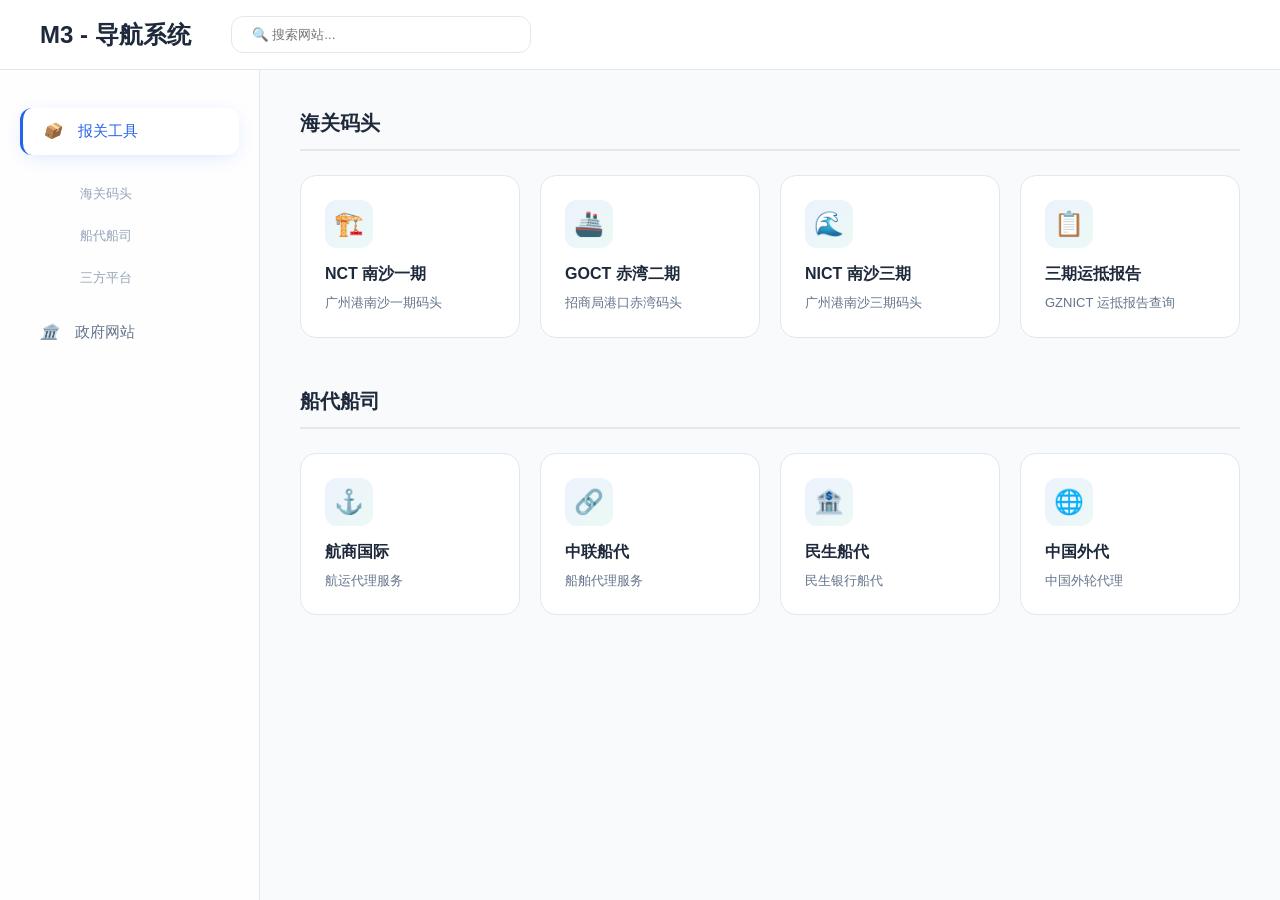
<file: cn/preview.html>
<!DOCTYPE html>
<html lang="zh-CN">
<head>
    <meta charset="UTF-8">
    <meta name="viewport" content="width=device-width, initial-scale=1.0">
    <title>M3导航 - UI预览</title>
    <style>
        * { margin: 0; padding: 0; box-sizing: border-box; }
        body {
            font-family: -apple-system, BlinkMacSystemFont, 'Segoe UI', sans-serif;
            background: #F8FAFB;
            min-height: 100vh;
        }

        /* 顶栏 */
        .topbar {
            position: fixed;
            top: 0;
            left: 0;
            right: 0;
            height: 70px;
            background: rgba(255,255,255,0.9);
            backdrop-filter: blur(20px);
            border-bottom: 1px solid #E2E8F0;
            display: flex;
            align-items: center;
            padding: 0 40px;
            z-index: 100;
        }
        .topbar h1 {
            font-size: 24px;
            font-weight: 600;
            color: #1E293B;
        }
        .topbar .search {
            margin-left: 40px;
            padding: 10px 20px;
            border: 1px solid #E2E8F0;
            border-radius: 12px;
            width: 300px;
            background: #fff;
            color: #64748B;
        }

        /* 布局 */
        .container {
            display: flex;
            padding-top: 70px;
            min-height: 100vh;
        }

        /* 左侧菜单 - mighty-pig-13 风格 */
        .sidebar {
            width: 260px;
            padding: 30px 20px;
            background: rgba(255,255,255,0.8);
            backdrop-filter: blur(20px);
            min-height: calc(100vh - 70px);
            border-right: 1px solid #E2E8F0;
        }
        .menu-item {
            padding: 14px 20px;
            margin: 8px 0;
            border-radius: 12px;
            cursor: pointer;
            color: #64748B;
            font-size: 15px;
            font-weight: 500;
            transition: all 0.3s ease;
            position: relative;
            overflow: hidden;
        }
        .menu-item:hover {
            background: #fff;
            color: #1E293B;
            transform: perspective(500px) rotateX(-2deg) translateY(-2px);
            box-shadow: 0 10px 30px -10px rgba(0,0,0,0.1);
        }
        .menu-item.active {
            background: #fff;
            color: #2563EB;
            border-left: 3px solid #2563EB;
            box-shadow: 0 4px 20px -5px rgba(37,99,235,0.2);
        }
        .menu-item i {
            margin-right: 12px;
        }
        .submenu {
            padding-left: 44px;
            max-height: 0;
            overflow: hidden;
            transition: max-height 0.4s ease, padding 0.3s ease;
        }
        .submenu.show {
            max-height: 200px;
            padding-top: 8px;
        }
        .submenu-item {
            padding: 10px 16px;
            margin: 4px 0;
            border-radius: 8px;
            font-size: 13px;
            color: #94A3B8;
            cursor: pointer;
            transition: all 0.3s ease;
        }
        .submenu-item:hover {
            background: linear-gradient(135deg, #2563EB10, #10B98110);
            color: #2563EB;
            transform: translateX(5px);
        }

        /* 右侧内容 */
        .content {
            flex: 1;
            padding: 40px;
        }
        .section-title {
            font-size: 20px;
            font-weight: 600;
            color: #1E293B;
            margin-bottom: 24px;
            padding-bottom: 12px;
            border-bottom: 2px solid #E2E8F0;
        }

        /* 卡片网格 */
        .card-grid {
            display: grid;
            grid-template-columns: repeat(4, 1fr);
            gap: 20px;
        }

        /* 卡片 - happy-monkey-54 + massive-earwig-94 风格 */
        .card {
            background: #fff;
            border-radius: 16px;
            padding: 24px;
            border: 1px solid #E2E8F0;
            cursor: pointer;
            position: relative;
            overflow: hidden;
            transition: all 0.4s cubic-bezier(0.175, 0.885, 0.32, 1.275);
            animation: fadeIn 0.6s ease-out backwards;
        }
        .card:nth-child(1) { animation-delay: 0.1s; }
        .card:nth-child(2) { animation-delay: 0.2s; }
        .card:nth-child(3) { animation-delay: 0.3s; }
        .card:nth-child(4) { animation-delay: 0.4s; }
        .card:nth-child(5) { animation-delay: 0.5s; }
        .card:nth-child(6) { animation-delay: 0.6s; }

        @keyframes fadeIn {
            from { opacity: 0; transform: translateY(20px); }
            to { opacity: 1; transform: translateY(0); }
        }

        .card::before {
            content: '';
            position: absolute;
            top: 0;
            left: -100%;
            width: 100%;
            height: 100%;
            background: linear-gradient(90deg, transparent, rgba(37,99,235,0.1), transparent);
            transition: left 0.6s ease;
        }
        .card:hover::before {
            left: 100%;
        }

        .card:hover {
            transform: perspective(1000px) rotateX(-5deg) rotateY(5deg) translateY(-10px);
            box-shadow: 
                0 25px 50px -12px rgba(37, 99, 235, 0.15),
                0 0 0 1px rgba(37, 99, 235, 0.1);
            border-color: transparent;
        }

        .card-icon {
            width: 48px;
            height: 48px;
            border-radius: 12px;
            background: linear-gradient(135deg, #2563EB15, #10B98115);
            display: flex;
            align-items: center;
            justify-content: center;
            font-size: 24px;
            margin-bottom: 16px;
            transition: transform 0.3s ease;
        }
        .card:hover .card-icon {
            transform: rotate(10deg) scale(1.1);
        }
        .card-title {
            font-size: 16px;
            font-weight: 600;
            color: #1E293B;
            margin-bottom: 8px;
        }
        .card-desc {
            font-size: 13px;
            color: #64748B;
            line-height: 1.5;
        }

        /* 涟漪效果 */
        .card {
            position: relative;
            overflow: hidden;
        }
        .card::after {
            content: '';
            position: absolute;
            top: 50%;
            left: 50%;
            width: 0;
            height: 0;
            background: rgba(37, 99, 235, 0.15);
            border-radius: 50%;
            transform: translate(-50%, -50%);
            transition: width 0.4s ease, height 0.4s ease;
        }
        .card:active::after {
            width: 300px;
            height: 300px;
        }

        /* 响应式 */
        @media (max-width: 1200px) {
            .card-grid { grid-template-columns: repeat(3, 1fr); }
        }
        @media (max-width: 900px) {
            .card-grid { grid-template-columns: repeat(2, 1fr); }
        }
        @media (max-width: 768px) {
            .sidebar { display: none; }
            .topbar { padding: 0 20px; }
            .topbar .search { width: 150px; }
            .content { padding: 20px; }
            .card-grid { grid-template-columns: 1fr; }
        }
    </style>
</head>
<body>
    <!-- 顶栏 -->
    <div class="topbar">
        <h1>M3 - 导航系统</h1>
        <input type="text" class="search" placeholder="🔍 搜索网站...">
    </div>

    <div class="container">
        <!-- 左侧菜单 -->
        <div class="sidebar">
            <div class="menu-item active" onclick="toggleSubmenu(this)">
                <i>📦</i> 报关工具
            </div>
            <div class="submenu show">
                <div class="submenu-item">海关码头</div>
                <div class="submenu-item">船代船司</div>
                <div class="submenu-item">三方平台</div>
            </div>

            <div class="menu-item" onclick="toggleSubmenu(this)">
                <i>🏛️</i> 政府网站
            </div>
            <div class="submenu">
                <div class="submenu-item">中国海关</div>
                <div class="submenu-item">单一窗口</div>
                <div class="submenu-item">商务局</div>
            </div>
        </div>

        <!-- 右侧内容 -->
        <div class="content">
            <h2 class="section-title">海关码头</h2>
            <div class="card-grid">
                <div class="card" onclick="window.open('#')">
                    <div class="card-icon">🏗️</div>
                    <div class="card-title">NCT 南沙一期</div>
                    <div class="card-desc">广州港南沙一期码头</div>
                </div>
                <div class="card" onclick="window.open('#')">
                    <div class="card-icon">🚢</div>
                    <div class="card-title">GOCT 赤湾二期</div>
                    <div class="card-desc">招商局港口赤湾码头</div>
                </div>
                <div class="card" onclick="window.open('#')">
                    <div class="card-icon">🌊</div>
                    <div class="card-title">NICT 南沙三期</div>
                    <div class="card-desc">广州港南沙三期码头</div>
                </div>
                <div class="card" onclick="window.open('#')">
                    <div class="card-icon">📋</div>
                    <div class="card-title">三期运抵报告</div>
                    <div class="card-desc">GZNICT 运抵报告查询</div>
                </div>
            </div>

            <h2 class="section-title" style="margin-top: 50px;">船代船司</h2>
            <div class="card-grid">
                <div class="card" onclick="window.open('#')">
                    <div class="card-icon">⚓</div>
                    <div class="card-title">航商国际</div>
                    <div class="card-desc">航运代理服务</div>
                </div>
                <div class="card" onclick="window.open('#')">
                    <div class="card-icon">🔗</div>
                    <div class="card-title">中联船代</div>
                    <div class="card-desc">船舶代理服务</div>
                </div>
                <div class="card" onclick="window.open('#')">
                    <div class="card-icon">🏦</div>
                    <div class="card-title">民生船代</div>
                    <div class="card-desc">民生银行船代</div>
                </div>
                <div class="card" onclick="window.open('#')">
                    <div class="card-icon">🌐</div>
                    <div class="card-title">中国外代</div>
                    <div class="card-desc">中国外轮代理</div>
                </div>
            </div>
        </div>
    </div>

    <script>
        function toggleSubmenu(el) {
            const submenu = el.nextElementSibling;
            const wasOpen = submenu.classList.contains('show');
            
            // 关闭所有子菜单
            document.querySelectorAll('.submenu').forEach(s => s.classList.remove('show'));
            document.querySelectorAll('.menu-item').forEach(m => m.classList.remove('active'));
            
            // 打开当前子菜单
            if (!wasOpen) {
                submenu.classList.add('show');
                el.classList.add('active');
            }
        }
    </script>
</body>
</html>
</file>
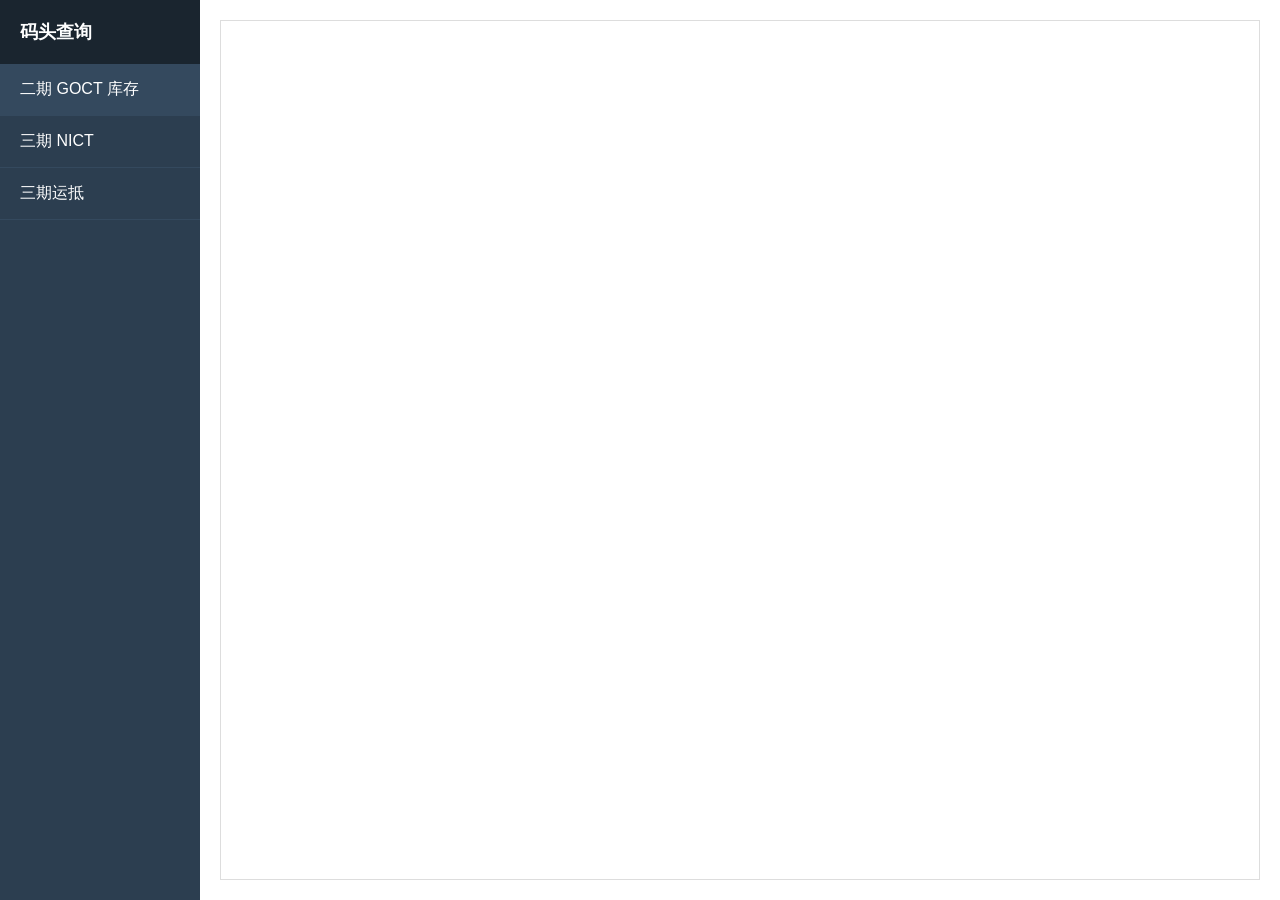
<file: cn/test_iframe.html>
<!DOCTYPE html>
<html lang="zh-CN">
<head>
    <meta charset="UTF-8">
    <meta name="viewport" content="width=device-width, initial-scale=1.0">
    <title>码头查询测试</title>
    <style>
        * { margin: 0; padding: 0; box-sizing: border-box; }
        body { font-family: -apple-system, BlinkMacSystemFont, 'Segoe UI', sans-serif; background: #f5f5f5; }
        .container { display: flex; height: 100vh; }
        .sidebar { width: 200px; background: #2c3e50; color: #fff; }
        .sidebar h2 { padding: 20px; font-size: 18px; background: #1a252f; }
        .sidebar ul { list-style: none; }
        .sidebar li { padding: 15px 20px; cursor: pointer; border-bottom: 1px solid #34495e; }
        .sidebar li:hover, .sidebar li.active { background: #34495e; }
        .content { flex: 1; padding: 20px; background: #fff; }
        .content iframe { width: 100%; height: calc(100vh - 40px); border: 1px solid #ddd; }
        .hidden { display: none; }
    </style>
</head>
<body>
    <div class="container">
        <div class="sidebar">
            <h2>码头查询</h2>
            <ul>
                <li class="active" onclick="show('goct')">二期 GOCT 库存</li>
                <li onclick="show('nict')">三期 NICT</li>
                <li onclick="show('arrival')">三期运抵</li>
            </ul>
        </div>
        <div class="content">
            <iframe id="goct" src="http://localhost:8080/api/query/terminal3"></iframe>
            <iframe id="nict" class="hidden" src="http://localhost:8080/api/query/terminal2"></iframe>
            <iframe id="arrival" class="hidden" src="https://e.gznict.com/inspection.view.ArrivalReportActivation.d"></iframe>
        </div>
    </div>
    <script>
        function show(id) {
            document.querySelectorAll('iframe').forEach(f => f.classList.add('hidden'));
            document.querySelectorAll('.sidebar li').forEach(l => l.classList.remove('active'));
            document.getElementById(id).classList.remove('hidden');
            event.target.classList.add('active');
        }
    </script>
</body>
</html>
</file>
<file: assets/css/fonts/linecons/css/linecons.css>
@font-face {
  font-family: 'linecons';
  src: url('../font/linecons.eot?24293614');
  src: url('../font/linecons.eot?24293614#iefix') format('embedded-opentype'),
       url('../font/linecons.woff?24293614') format('woff'),
       url('../font/linecons.ttf?24293614') format('truetype'),
       url('../font/linecons.svg?24293614#linecons') format('svg');
  font-weight: normal;
  font-style: normal;
}
/* Chrome hack: SVG is rendered more smooth in Windozze. 100% magic, uncomment if you need it. */
/* Note, that will break hinting! In other OS-es font will be not as sharp as it could be */
/*
@media screen and (-webkit-min-device-pixel-ratio:0) {
  @font-face {
    font-family: 'linecons';
    src: url('../font/linecons.svg?24293614#linecons') format('svg');
  }
}
*/
 
 [class^="linecons-"]:before, [class*=" linecons-"]:before {
  font-family: "linecons";
  font-style: normal;
  font-weight: normal;
  speak: none;
 
  display: inline-block;
  text-decoration: inherit;
  width: 1em;
  margin-right: .2em;
  text-align: center;
  /* opacity: .8; */
 
  /* For safety - reset parent styles, that can break glyph codes*/
  font-variant: normal;
  text-transform: none;
     
  /* fix buttons height, for twitter bootstrap */
  line-height: 1em;
 
  /* Animation center compensation - margins should be symmetric */
  /* remove if not needed */
  margin-left: .2em;
 
  /* you can be more comfortable with increased icons size */
  /* font-size: 120%; */
 
  /* Uncomment for 3D effect */
  /* text-shadow: 1px 1px 1px rgba(127, 127, 127, 0.3); */
}
 
.linecons-music:before { content: '\e800'; } /* '' */
.linecons-search:before { content: '\e801'; } /* '' */
.linecons-mail:before { content: '\e802'; } /* '' */
.linecons-heart:before { content: '\e803'; } /* '' */
.linecons-star:before { content: '\e804'; } /* '' */
.linecons-user:before { content: '\e805'; } /* '' */
.linecons-videocam:before { content: '\e806'; } /* '' */
.linecons-camera:before { content: '\e807'; } /* '' */
.linecons-photo:before { content: '\e808'; } /* '' */
.linecons-attach:before { content: '\e809'; } /* '' */
.linecons-lock:before { content: '\e80a'; } /* '' */
.linecons-eye:before { content: '\e80b'; } /* '' */
.linecons-tag:before { content: '\e80c'; } /* '' */
.linecons-thumbs-up:before { content: '\e80d'; } /* '' */
.linecons-pencil:before { content: '\e80e'; } /* '' */
.linecons-comment:before { content: '\e80f'; } /* '' */
.linecons-location:before { content: '\e810'; } /* '' */
.linecons-cup:before { content: '\e811'; } /* '' */
.linecons-trash:before { content: '\e812'; } /* '' */
.linecons-doc:before { content: '\e813'; } /* '' */
.linecons-note:before { content: '\e814'; } /* '' */
.linecons-cog:before { content: '\e815'; } /* '' */
.linecons-params:before { content: '\e816'; } /* '' */
.linecons-calendar:before { content: '\e817'; } /* '' */
.linecons-sound:before { content: '\e818'; } /* '' */
.linecons-clock:before { content: '\e819'; } /* '' */
.linecons-lightbulb:before { content: '\e81a'; } /* '' */
.linecons-tv:before { content: '\e81b'; } /* '' */
.linecons-desktop:before { content: '\e81c'; } /* '' */
.linecons-mobile:before { content: '\e81d'; } /* '' */
.linecons-cd:before { content: '\e81e'; } /* '' */
.linecons-inbox:before { content: '\e81f'; } /* '' */
.linecons-globe:before { content: '\e820'; } /* '' */
.linecons-cloud:before { content: '\e821'; } /* '' */
.linecons-paper-plane:before { content: '\e822'; } /* '' */
.linecons-fire:before { content: '\e823'; } /* '' */
.linecons-graduation-cap:before { content: '\e824'; } /* '' */
.linecons-megaphone:before { content: '\e825'; } /* '' */
.linecons-database:before { content: '\e826'; } /* '' */
.linecons-key:before { content: '\e827'; } /* '' */
.linecons-beaker:before { content: '\e828'; } /* '' */
.linecons-truck:before { content: '\e829'; } /* '' */
.linecons-money:before { content: '\e82a'; } /* '' */
.linecons-food:before { content: '\e82b'; } /* '' */
.linecons-shop:before { content: '\e82c'; } /* '' */
.linecons-diamond:before { content: '\e82d'; } /* '' */
.linecons-t-shirt:before { content: '\e82e'; } /* '' */
.linecons-wallet:before { content: '\e82f'; } /* '' */
</file>
<file: assets/css/nav.css>
/* ================================================================
   M3导航网站 - 纯净版
   背景色：#e8e8e8
   卡片样式：翻转卡片.txt（Uiverse.io/JustCode14）
   ================================================================ */

* { margin:0; padding:0; box-sizing:border-box; }

body {
    background: #e8e8e8 !important;
    min-height: 100vh;
    font-family: -apple-system, BlinkMacSystemFont, "Segoe UI", Roboto, "Helvetica Neue", Arial, sans-serif;
    color: #1a1a1a;
}

/* ========== 顶栏 ========== */
.page-header {
    position: sticky; top: 0; z-index: 200;
    display: flex; align-items: center; justify-content: space-between;
    padding: 16px 40px;
    background: rgba(255, 255, 255, 0.92);
    border-bottom: 1px solid rgba(0, 0, 0, 0.06);
}
.header-logo { display: flex; align-items: center; gap: 14px; }
.header-logo img { height: 36px; }
.header-title { font-size: 18px; font-weight: 700; color: #1a1a1a; letter-spacing: 2px; }
.header-lang { display: flex; align-items: center; gap: 8px; font-size: 14px; }
.lang-active { color: #555 !important; font-weight: 600; text-decoration: none; cursor: default; }
.lang-divider { color: rgba(0,0,0,0.2); }
.lang-link { color: rgba(0,0,0,0.4); text-decoration: none; transition: color 0.3s; }
.lang-link:hover { color: #1a1a1a; }

/* ========== 分类标签（白色按钮.txt - doniaskima）========== */
.section-tags {
    display: flex;
    flex-wrap: wrap;
    gap: 16px;
    padding: 20px 40px 0;
}
.tag-item {
    -webkit-tap-highlight-color: transparent;
    -webkit-appearance: button;
    background-color: #000;
    background-image: none;
    color: #fff;
    cursor: pointer;
    font-family: ui-sans-serif, system-ui, -apple-system, BlinkMacSystemFont, Segoe UI, Roboto, Helvetica Neue, Arial, sans-serif;
    font-size: 15px;
    line-height: 1.5;
    margin: 0;
    padding: 0;
    border: 0 solid;
    box-sizing: border-box;
    display: block;
    font-weight: 900;
    padding: 1.5rem 3.75rem;
    perspective: 800px;
    position: relative;
    text-transform: uppercase;
    transform-style: preserve-3d;
    text-decoration: none;
}
.tag-item span {
    background: #fff;
    color: #000;
    display: grid;
    inset: 0;
    place-items: center;
    position: absolute;
    border-radius: 0;
    transform: rotateX(0deg);
    transform-origin: top center;
    transition: 0.2s;
}
.tag-item:hover span {
    transform: rotateX(35deg);
}
.tag-item:after, .tag-item:before {
    background: #ddd;
    content: "";
    height: 100%;
    left: 0;
    position: absolute;
    top: 0;
    transform: rotateX(0deg);
    width: 100%;
    z-index: -1;
}
.tag-item:after {
    background: #ccc;
    width: 0;
}
.tag-item:hover:after {
    -webkit-animation: progress-bar 1.2s;
    animation: progress-bar 1.2s;
}
@-webkit-keyframes progress-bar {
    0% { opacity: 1; width: 0; }
    10% { opacity: 1; width: 15%; }
    25% { opacity: 1; width: 25%; }
    40% { opacity: 1; width: 35%; }
    55% { opacity: 1; width: 75%; }
    60% { opacity: 1; width: 100%; }
    to { opacity: 0; width: 100%; }
}
@keyframes progress-bar {
    0% { opacity: 1; width: 0; }
    10% { opacity: 1; width: 15%; }
    25% { opacity: 1; width: 25%; }
    40% { opacity: 1; width: 35%; }
    55% { opacity: 1; width: 75%; }
    60% { opacity: 1; width: 100%; }
    to { opacity: 0; width: 100%; }
}

/* ========== 主内容 ========== */
.page-main { width: 100%; padding: 20px 40px 40px; }

/* ========== 区块标题 ========== */
.section-title { font-size: 15px; font-weight: 700; color: #1a1a1a; margin: 30px 0 16px; letter-spacing: 1px; }

/* ========== 卡片网格 ========== */
.card-grid { display: flex; flex-wrap: wrap; gap: 20px; width: 100%; justify-content: flex-start; }

/* ========== 翻转卡片（JustCode14 from Uiverse.io）========== */
.flip-card {
    background-color: transparent;
    width: 190px;
    height: 254px;
    perspective: 1000px;
    font-family: sans-serif;
    flex-shrink: 0;
}
.flip-card-inner {
    position: relative;
    width: 100%;
    height: 100%;
    text-align: center;
    transition: transform 0.6s;
    transition-timing-function: cubic-bezier(0.61, 0.98, 0.48, 1.01);
    transform-style: preserve-3d;
    cursor: pointer;
}
.flip-card:hover .flip-card-inner {
    transform: rotateY(180deg);
}
.flip-card-front, .flip-card-back {
    box-shadow: 0 8px 14px 0 rgba(0, 0, 0, 0.2);
    position: absolute;
    display: flex;
    flex-direction: column;
    align-items: center;
    justify-content: center;
    width: 100%;
    height: 100%;
    -webkit-backface-visibility: hidden;
    backface-visibility: hidden;
    border-radius: 1rem;
    padding: 20px;
}
.flip-card-front {
    background: #ffffff;
    color: #000;
}
.flip-card-back {
    background: #1a1a1a;
    color: #ffffff;
    transform: rotateY(180deg);
}
.flip-card-front .card-logo {
    width: 56px; height: 56px; border-radius: 12px;
    overflow: hidden; margin-bottom: 14px; flex-shrink: 0;
    background: #f5f5f5; padding: 4px;
    display: flex; align-items: center; justify-content: center;
}
.flip-card-front .card-logo img { width: 100%; height: 100%; object-fit: contain; }
.flip-card-front .card-title { font-size: 16px; font-weight: 700; color: #1a1a1a; margin-bottom: 8px; line-height: 1.2; }
.flip-card-front .card-desc {
    font-size: 11px; color: #555; line-height: 1.4;
    display: -webkit-box; -webkit-line-clamp: 3; -webkit-box-orient: vertical;
    overflow: hidden; text-align: center; word-break: break-all;
}
.flip-card-back .card-logo {
    width: 56px; height: 56px; border-radius: 12px;
    overflow: hidden; margin-bottom: 14px; flex-shrink: 0;
    background: rgba(255,255,255,0.1); padding: 4px;
    display: flex; align-items: center; justify-content: center;
}
.flip-card-back .card-logo img { width: 100%; height: 100%; object-fit: contain; }
.flip-card-back .card-title { font-size: 16px; font-weight: 700; color: #ffffff; margin-bottom: 8px; }
.flip-card-back .card-desc {
    font-size: 11px; color: rgba(255,255,255,0.6); line-height: 1.4;
    display: -webkit-box; -webkit-line-clamp: 3; -webkit-box-orient: vertical;
    overflow: hidden; text-align: center; word-break: break-all;
}

/* ========== 底部 ========== */
.page-footer { text-align: center; padding: 30px; color: rgba(0,0,0,0.25); font-size: 14px; }

/* ========== 响应式 ========== */
@media (max-width: 1024px) {
    .page-header, .page-main, .section-tags { padding-left: 24px; padding-right: 24px; }
}
@media (max-width: 768px) {
    .card-grid { gap: 14px; }
    .flip-card { width: 160px; height: 220px; }
    .flip-card-front, .flip-card-back { padding: 16px; }
    .flip-card-front .card-logo, .flip-card-back .card-logo { width: 44px; height: 44px; margin-bottom: 10px; }
    .flip-card-front .card-title, .flip-card-back .card-title { font-size: 14px; }
    .flip-card-front .card-desc, .flip-card-back .card-desc { font-size: 10px; -webkit-line-clamp: 2; }
    .section-title { font-size: 14px; }
    .page-header, .page-main, .section-tags { padding-left: 16px; padding-right: 16px; }
    .tag-item { padding: 6px 12px; font-size: 13px; }
}
@media (max-width: 480px) {
    .card-grid { gap: 12px; }
    .flip-card { width: 140px; height: 200px; }
    .flip-card-front, .flip-card-back { padding: 14px; }
    .flip-card-front .card-logo, .flip-card-back .card-logo { width: 40px; height: 40px; }
    .flip-card-front .card-title, .flip-card-back .card-title { font-size: 13px; }
    .flip-card-front .card-desc, .flip-card-back .card-desc { font-size: 10px; }
    .section-title { font-size: 13px; }
    .page-header { padding: 10px 12px; }
    .header-title { font-size: 14px; }
}
</file>
